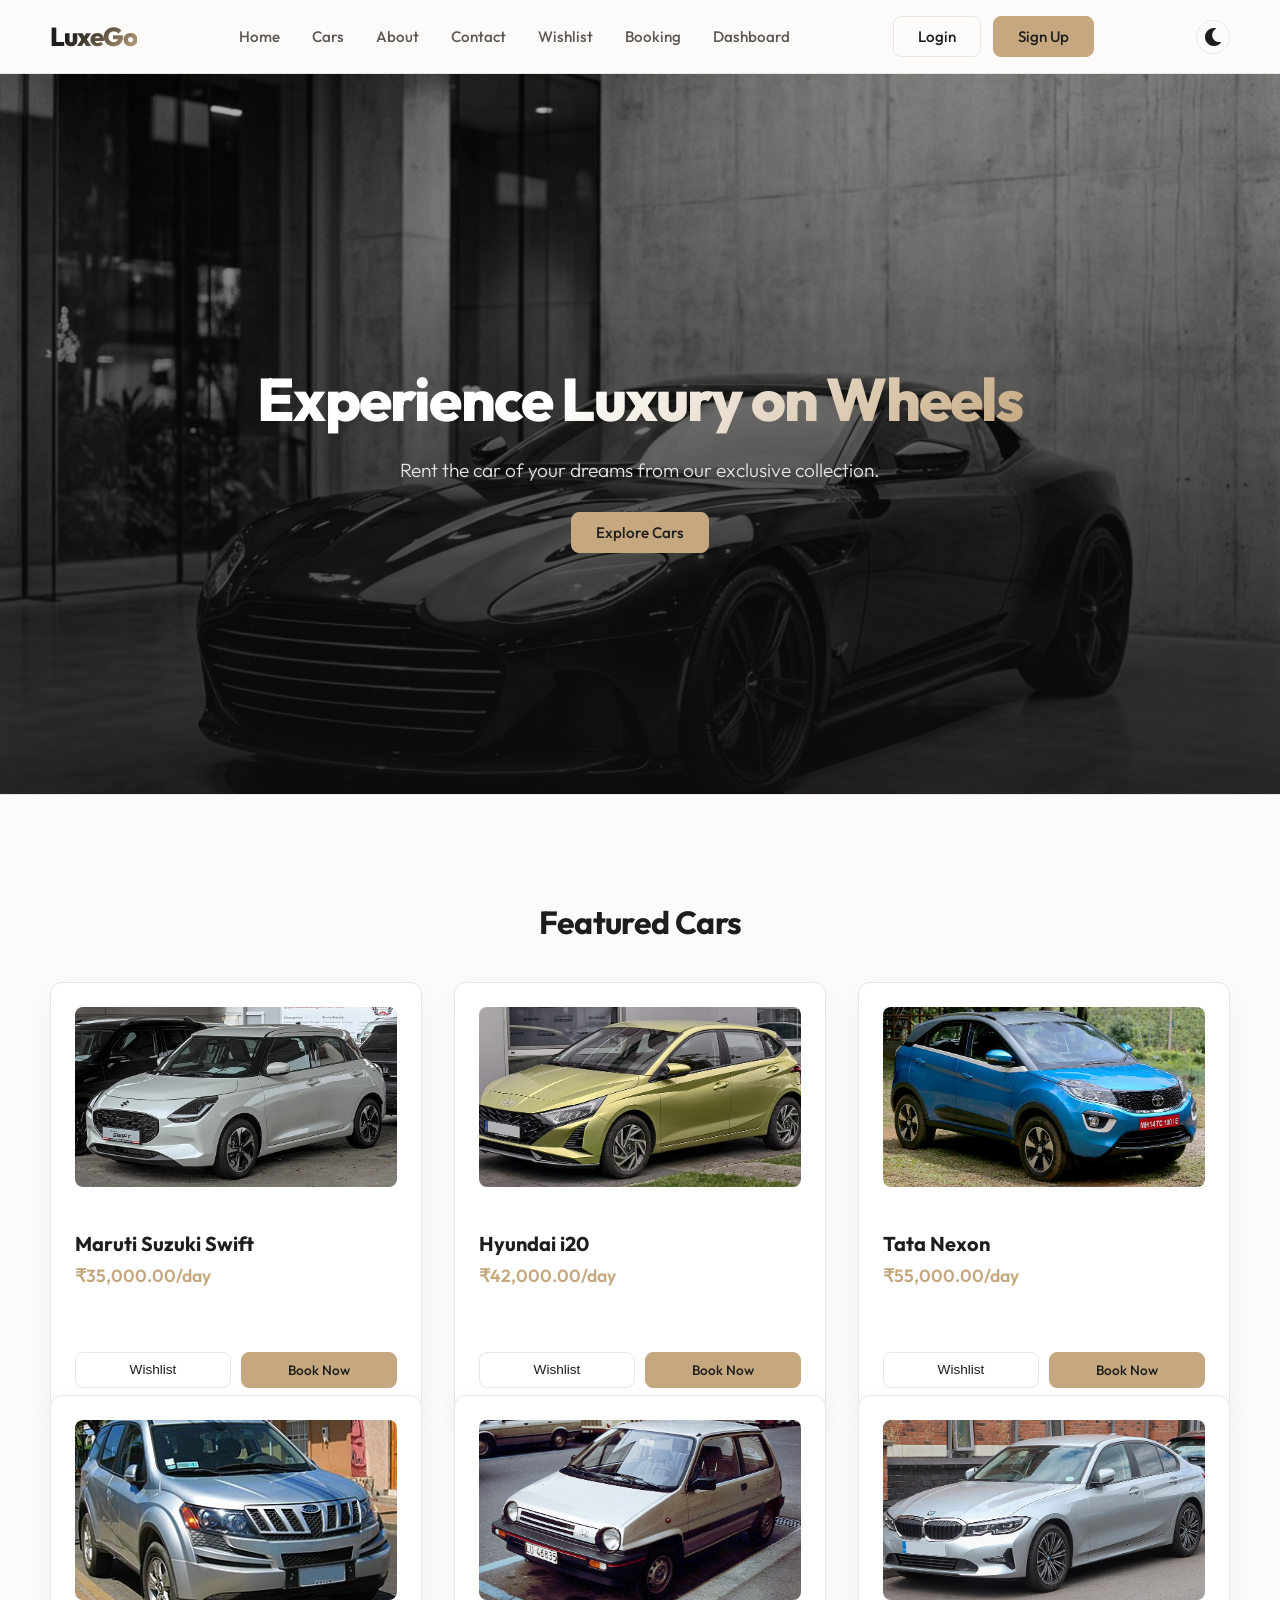
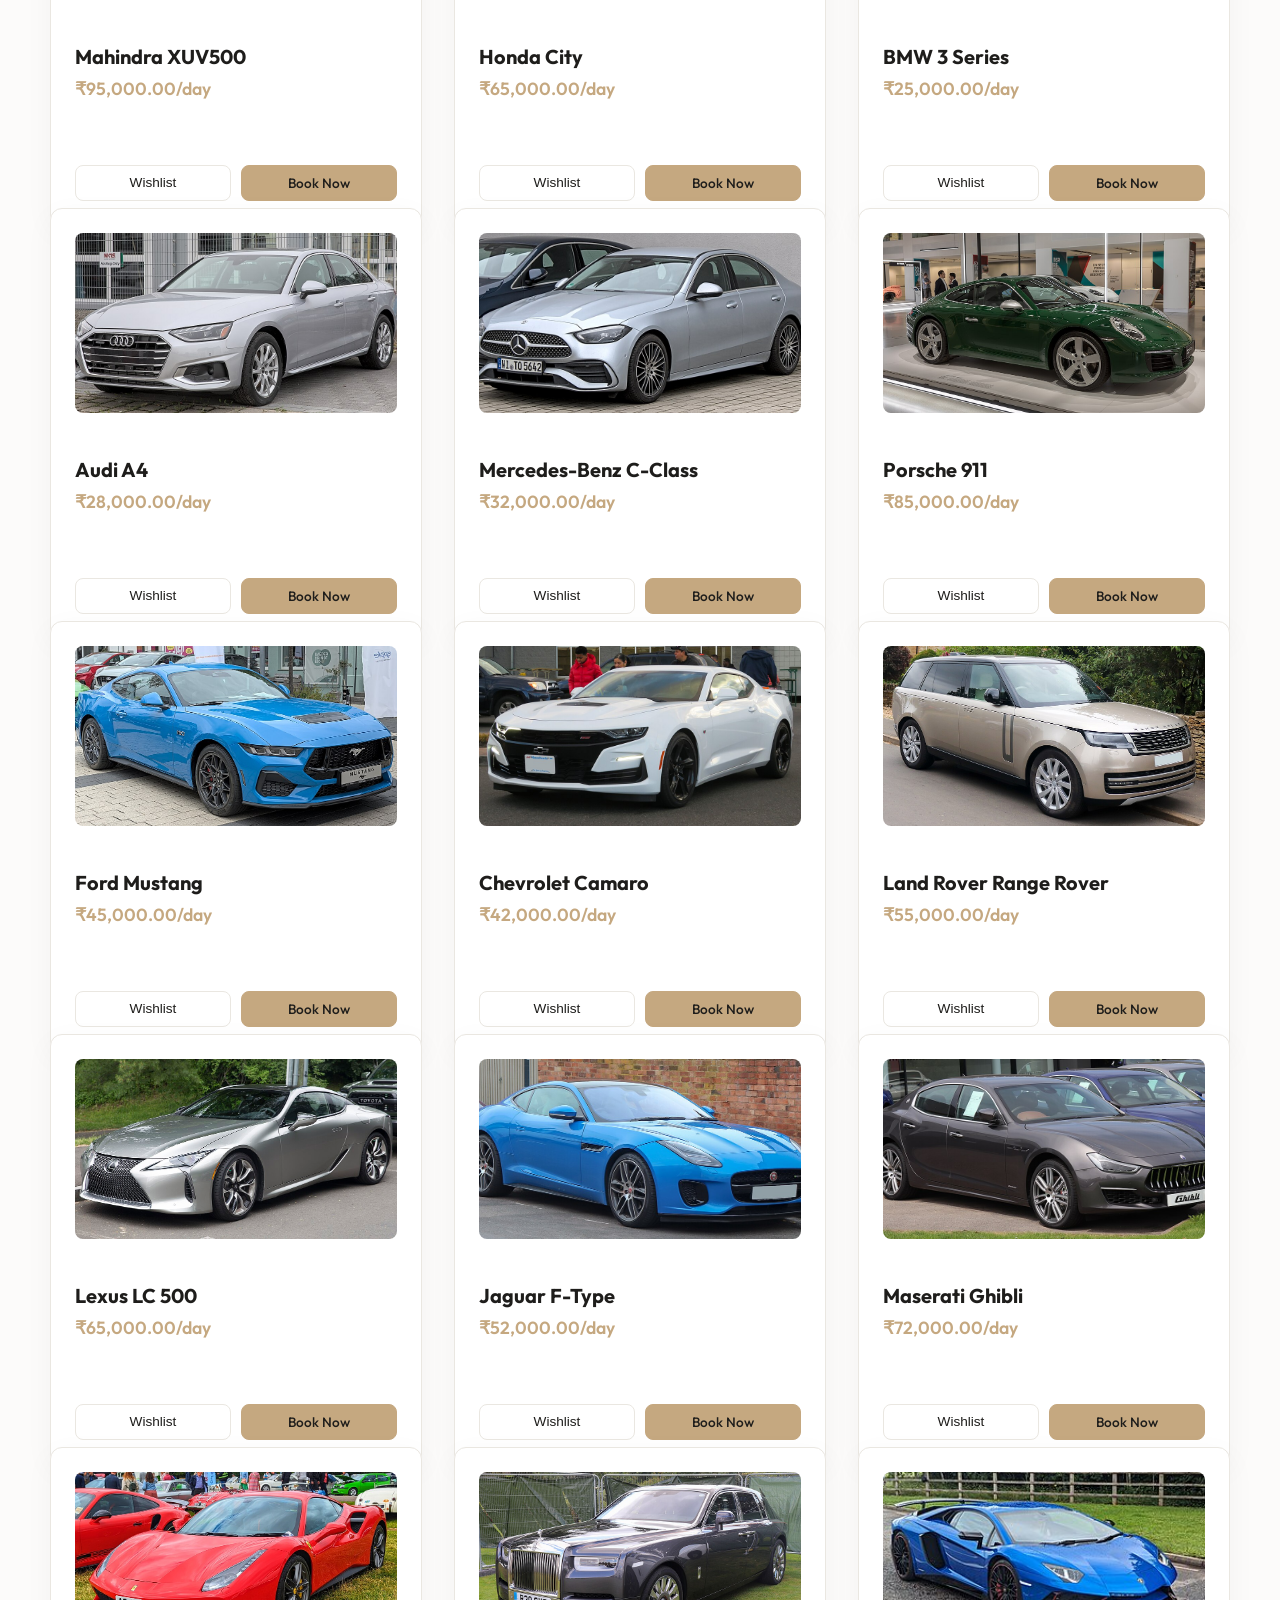
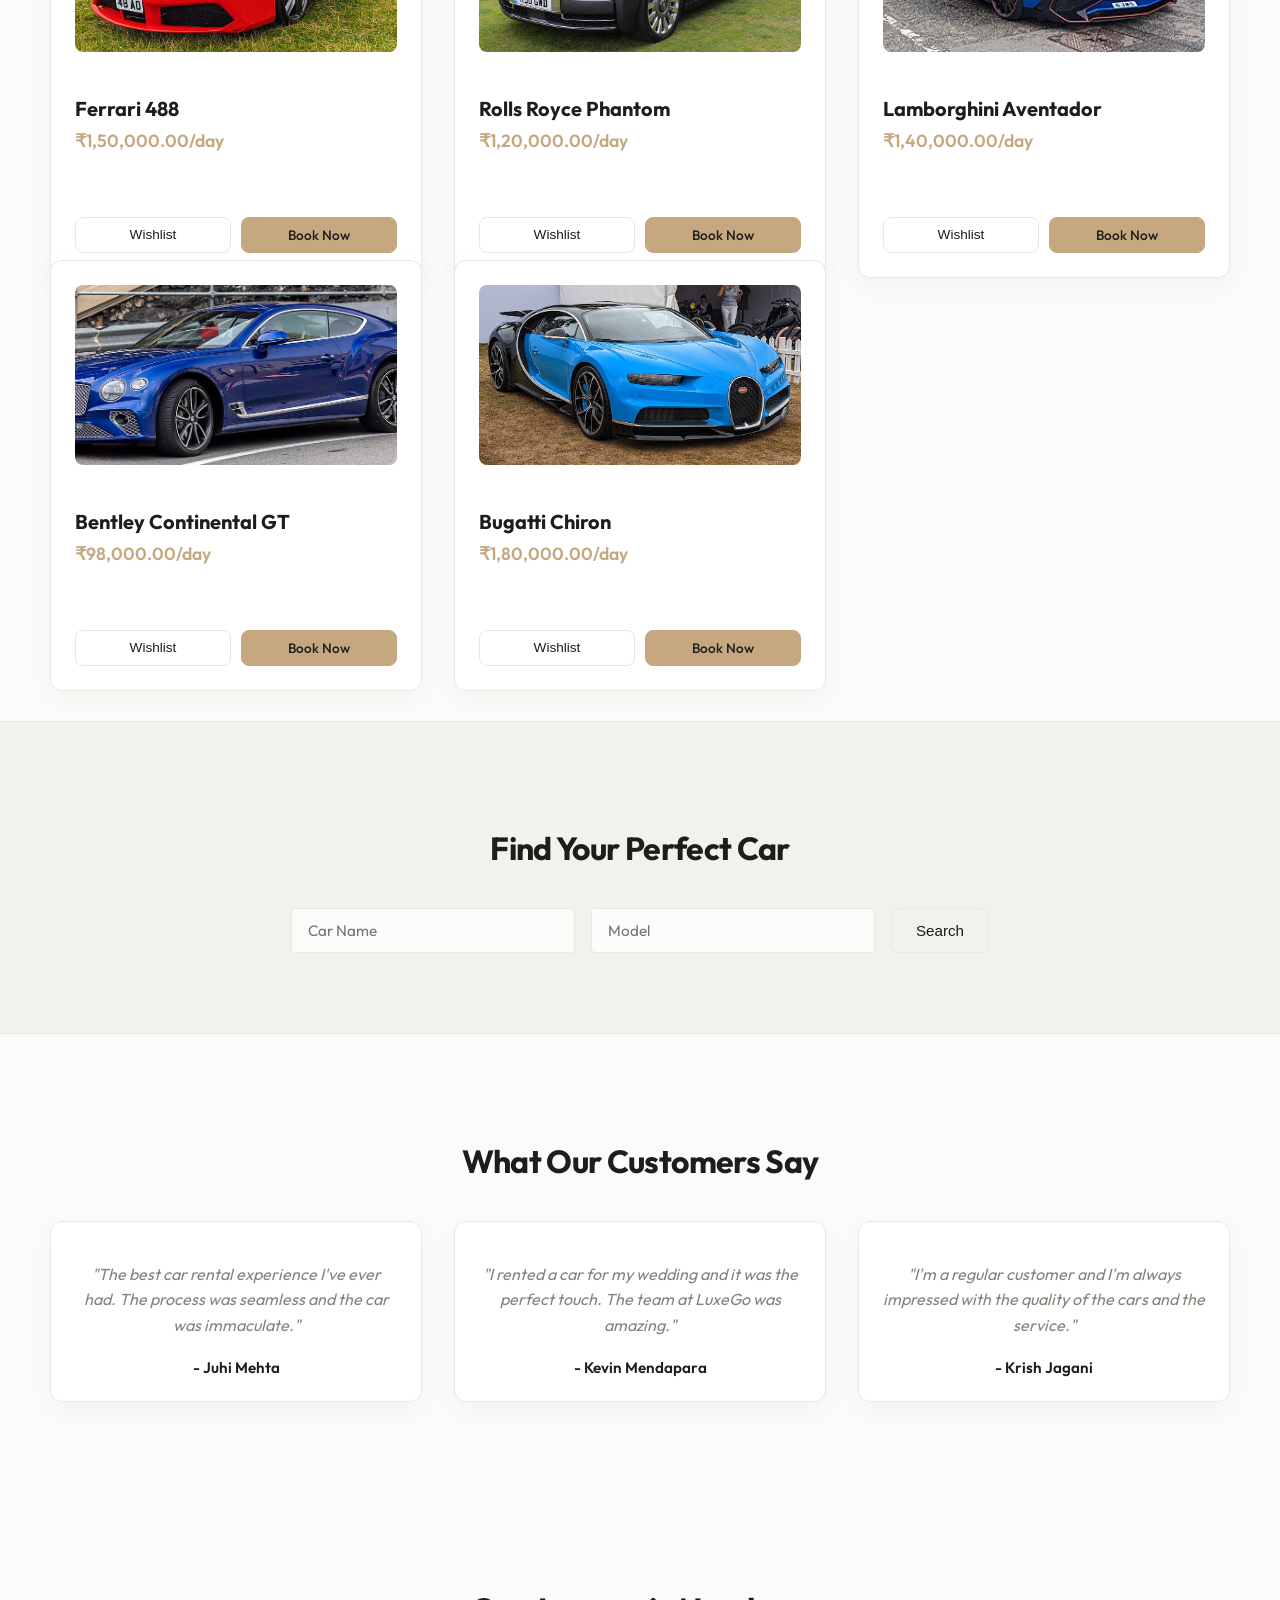
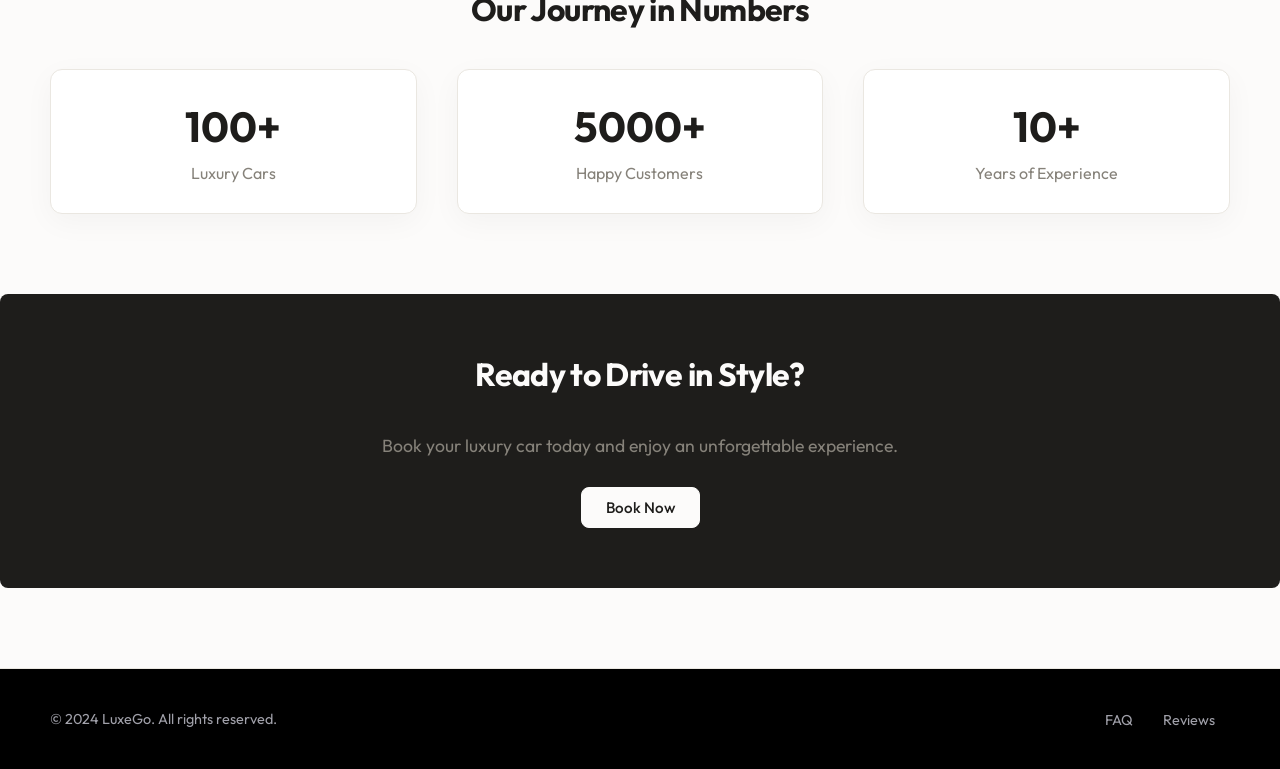
<file: index.html>
<!DOCTYPE html>
<html lang="en">
<head>
    <meta charset="UTF-8">
    <meta name="viewport" content="width=device-width, initial-scale=1.0">
    <base href="./">
    <title>LuxeGo - Premium Car Rental</title>
    <link rel="stylesheet" href="./assets/css/style.css">
    <link rel="stylesheet" href="https://cdnjs.cloudflare.com/ajax/libs/font-awesome/5.15.3/css/all.min.css">
</head>
<body>
    <div id="loader">
        <div class="spinner"></div>
    </div>
    <header>
        <nav class="navbar">
          <a href="index.html" class="logo">LuxeGo</a>
          <ul class="nav-links">
            <li><a href="index.html">Home</a></li>
            <li><a href="cars.html">Cars</a></li>
            <li><a href="about.html">About</a></li>
            <li><a href="contact.html">Contact</a></li>
            <li><a href="wishlist.html">Wishlist</a></li>
            <li><a href="booking.html">Booking</a></li>
            <li><a href="dashboard.html">Dashboard</a></li>
            <li><a href="admin.html">Admin</a></li>
          </ul>
          <div class="auth-buttons">
            <a href="login.html" class="btn">Login</a>
            <a href="signup.html" class="btn btn-primary">Sign Up</a>
          </div>
          <div class="theme-toggler">
            <i class="fas fa-sun"></i>
          </div>
          <div class="menu-btn">
            <i class="fas fa-bars"></i>
        </div>
        </nav>
      </header>

    <main>
        <section class="hero" style="background-image: url('assets/images/hero-bg.jpg');">
            <div class="hero-content">
                <h1>Experience Luxury on Wheels</h1>
                <p>Rent the car of your dreams from our exclusive collection.</p>
                <a href="cars.html" class="btn btn-primary">Explore Cars</a>
            </div>
        </section>

        <section class="featured-cars">
            <h2>Featured Cars</h2>
            <div class="car-grid">
            </div>
        </section>

        <section class="search-section">
            <h2>Find Your Perfect Car</h2>
            <form>
                <input type="text" placeholder="Car Name">
                <input type="text" placeholder="Model">
                <button type="submit" class="btn">Search</button>
            </form>
        </section>

        <section class="testimonials">
            <h2>What Our Customers Say</h2>
            <div class="testimonial-grid">
                <div class="testimonial-card">
                    <p>"The best car rental experience I've ever had. The process was seamless and the car was immaculate."</p>
                    <h4>- Juhi Mehta</h4>
                </div>
                <div class="testimonial-card">
                    <p>"I rented a car for my wedding and it was the perfect touch. The team at LuxeGo was amazing."</p>
                    <h4>- Kevin Mendapara</h4>
                </div>
                <div class="testimonial-card">
                    <p>"I'm a regular customer and I'm always impressed with the quality of the cars and the service."</p>
                    <h4>- Krish Jagani </h4>
                </div>
            </div>
        </section>

        <section class="stats">
            <h2>Our Journey in Numbers</h2>
            <div class="stats-grid">
                <div class="stat-item">
                    <h3>100+</h3>
                    <p>Luxury Cars</p>
                </div>
                <div class="stat-item">
                    <h3>5000+</h3>
                    <p>Happy Customers</p>
                </div>
                <div class="stat-item">
                    <h3>10+</h3>
                    <p>Years of Experience</p>
                </div>
            </div>
        </section>

        <section class="cta">
            <h2>Ready to Drive in Style?</h2>
            <p>Book your luxury car today and enjoy an unforgettable experience.</p>
            <a href="booking.html" class="btn btn-primary">Book Now</a>
        </section>
    </main>

    <footer>
        <p>&copy; 2024 LuxeGo. All rights reserved.</p>
        <ul>
            <li><a href="faq.html">FAQ</a></li>
            <li><a href="reviews.html">Reviews</a></li>
        </ul>
    </footer>

    <script src="assets/js/api.js"></script>
    <script src="assets/js/main.js"></script>
    <script src="assets/js/auth.js"></script>
</body>
</html>
</file>
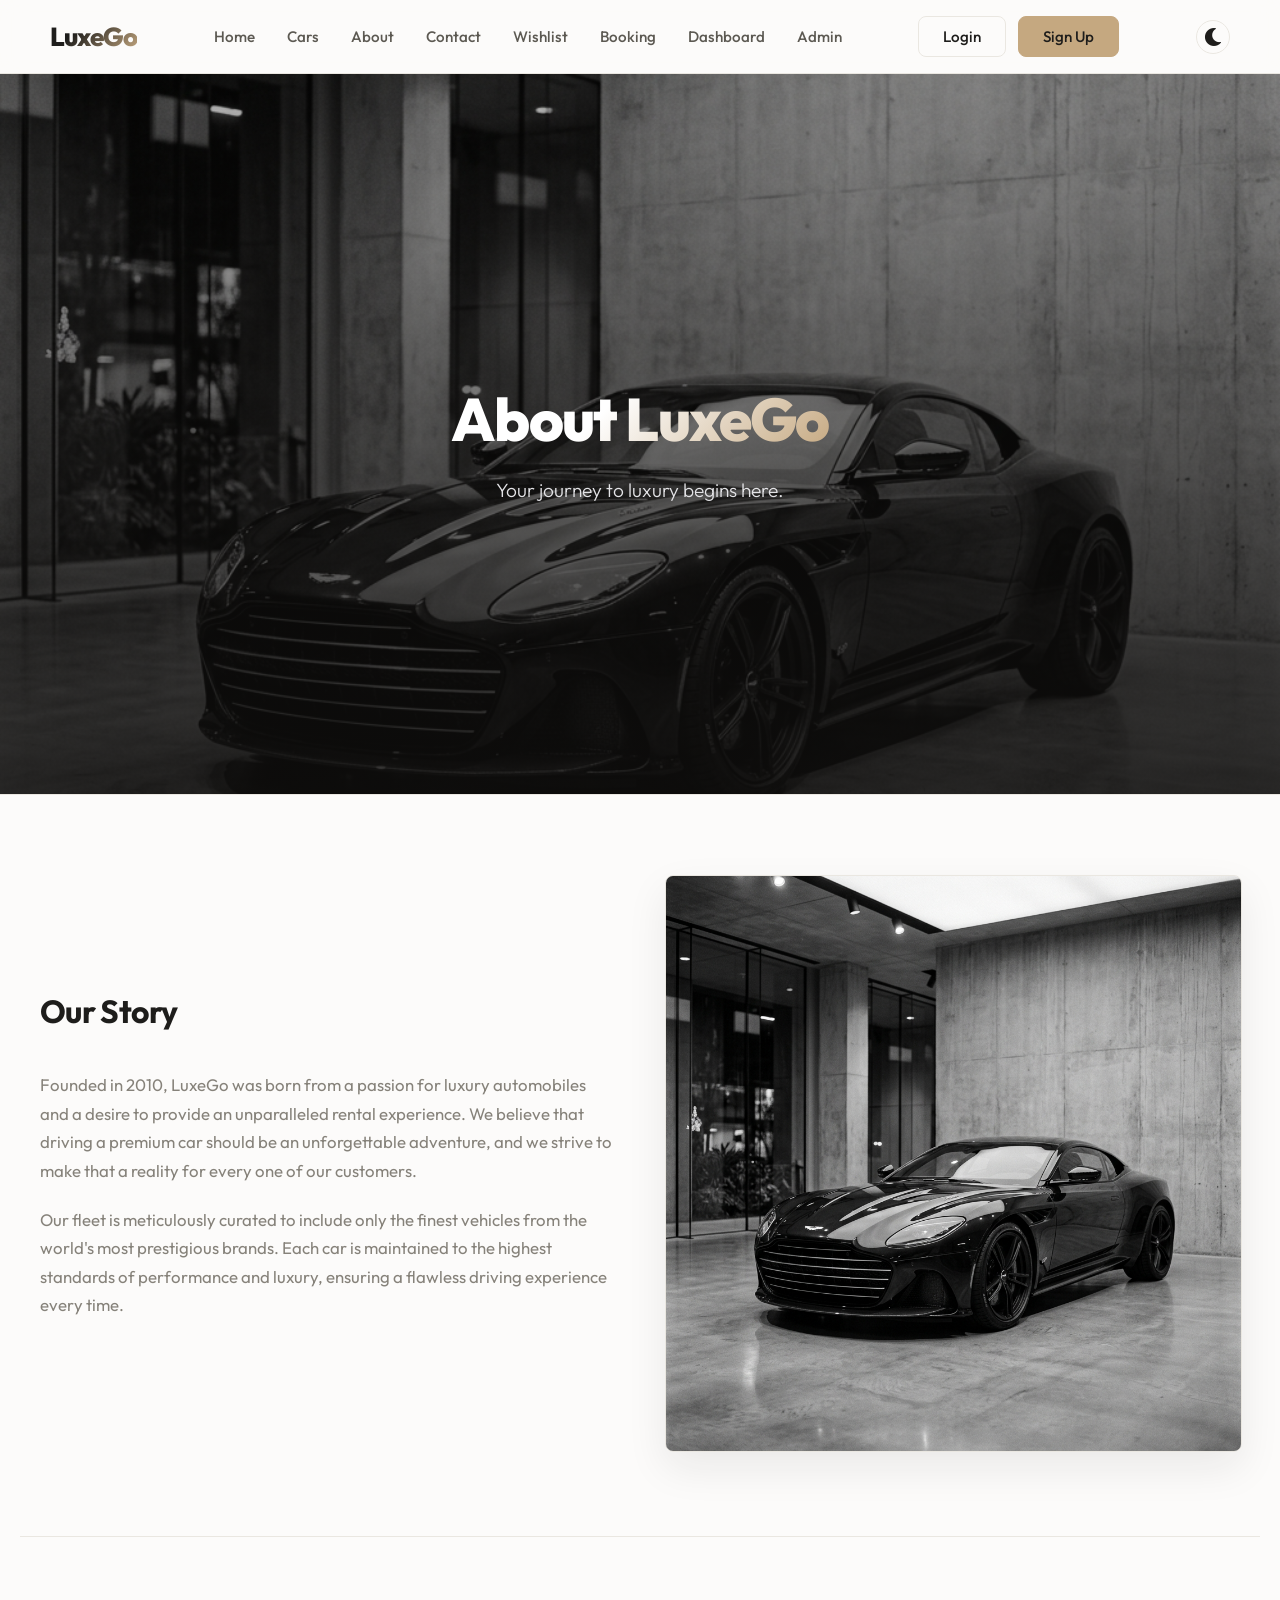
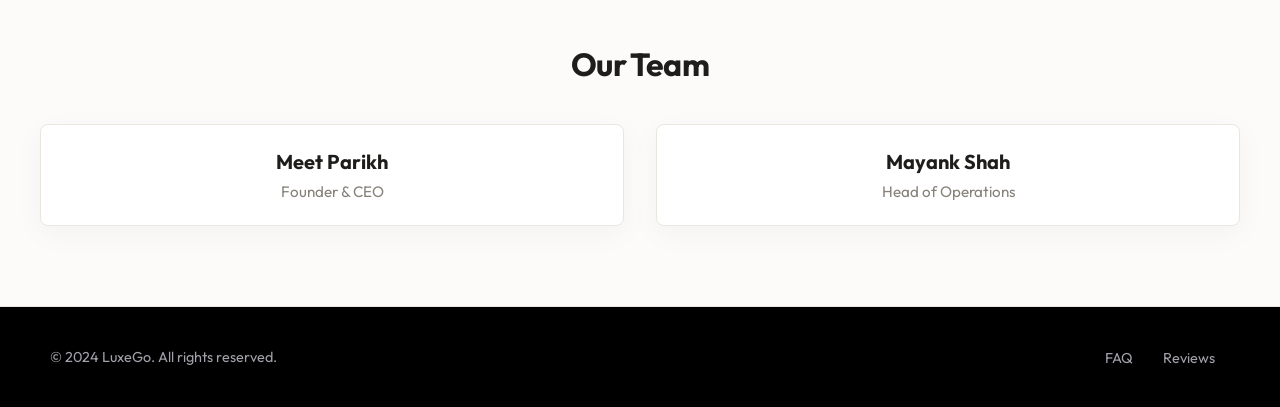
<file: about.html>
<!DOCTYPE html>
<html lang="en">
<head>
    <meta charset="UTF-8">
    <meta name="viewport" content="width=device-width, initial-scale=1.0">
    <title>LuxeGo - About Us</title>
    <link rel="stylesheet" href="assets/css/style.css">
    <link rel="stylesheet" href="https://cdnjs.cloudflare.com/ajax/libs/font-awesome/5.15.3/css/all.min.css">
</head>
<body>
    <div id="loader">
        <div class="spinner"></div>
    </div>
    <header>
        <nav class="navbar">
          <a href="./index.html" class="logo">LuxeGo</a>
          <ul class="nav-links">
            <li><a href="./index.html">Home</a></li>
            <li><a href="./cars.html">Cars</a></li>
            <li><a href="./about.html">About</a></li>
            <li><a href="./contact.html">Contact</a></li>
            <li><a href="./wishlist.html">Wishlist</a></li>
            <li><a href="./booking.html">Booking</a></li>
            <li><a href="./dashboard.html">Dashboard</a></li>
            <li><a href="./admin.html">Admin</a></li>
          </ul>
          <div class="auth-buttons">
            <a href="./login.html" class="btn">Login</a>
            <a href="./signup.html" class="btn btn-primary">Sign Up</a>
          </div>
          <div class="theme-toggler">
            <i class="fas fa-sun"></i>
          </div>
          <div class="menu-btn">
            <i class="fas fa-bars"></i>
        </div>
        </nav>
      </header>

    <main>
        <section class="hero" style="background-image: url('assets/images/about-hero.jpg');">
            <div class="hero-content">
                <h1>About LuxeGo</h1>
                <p>Your journey to luxury begins here.</p>
            </div>
        </section>

        <section class="about-content">
            <div class="about-text">
                <h2>Our Story</h2>
                <p>Founded in 2010, LuxeGo was born from a passion for luxury automobiles and a desire to provide an unparalleled rental experience. We believe that driving a premium car should be an unforgettable adventure, and we strive to make that a reality for every one of our customers.</p>
                <p>Our fleet is meticulously curated to include only the finest vehicles from the world's most prestigious brands. Each car is maintained to the highest standards of performance and luxury, ensuring a flawless driving experience every time.</p>
            </div>
            <div class="about-image">
                <img src="./assets/images/about-us.jpg" alt="About Us">
            </div>
        </section>

        <section class="team">
            <h2>Our Team</h2>
            <div class="team-grid">
                <div class="team-member">
                    <h3>Meet Parikh</h3>
                    <p>Founder & CEO</p>
                </div>
                <div class="team-member">
                    <h3>Mayank Shah</h3>
                    <p>Head of Operations</p>
                </div>
            </div>
        </section>
    </main>

    <footer>
        <p>&copy; 2024 LuxeGo. All rights reserved.</p>
        <ul>
            <li><a href="./faq.html">FAQ</a></li>
            <li><a href="./reviews.html">Reviews</a></li>
        </ul>
    </footer>

    <script src="./assets/js/main.js"></script>
    <script src="./assets/js/auth.js"></script>
</body>
</html>
</file>
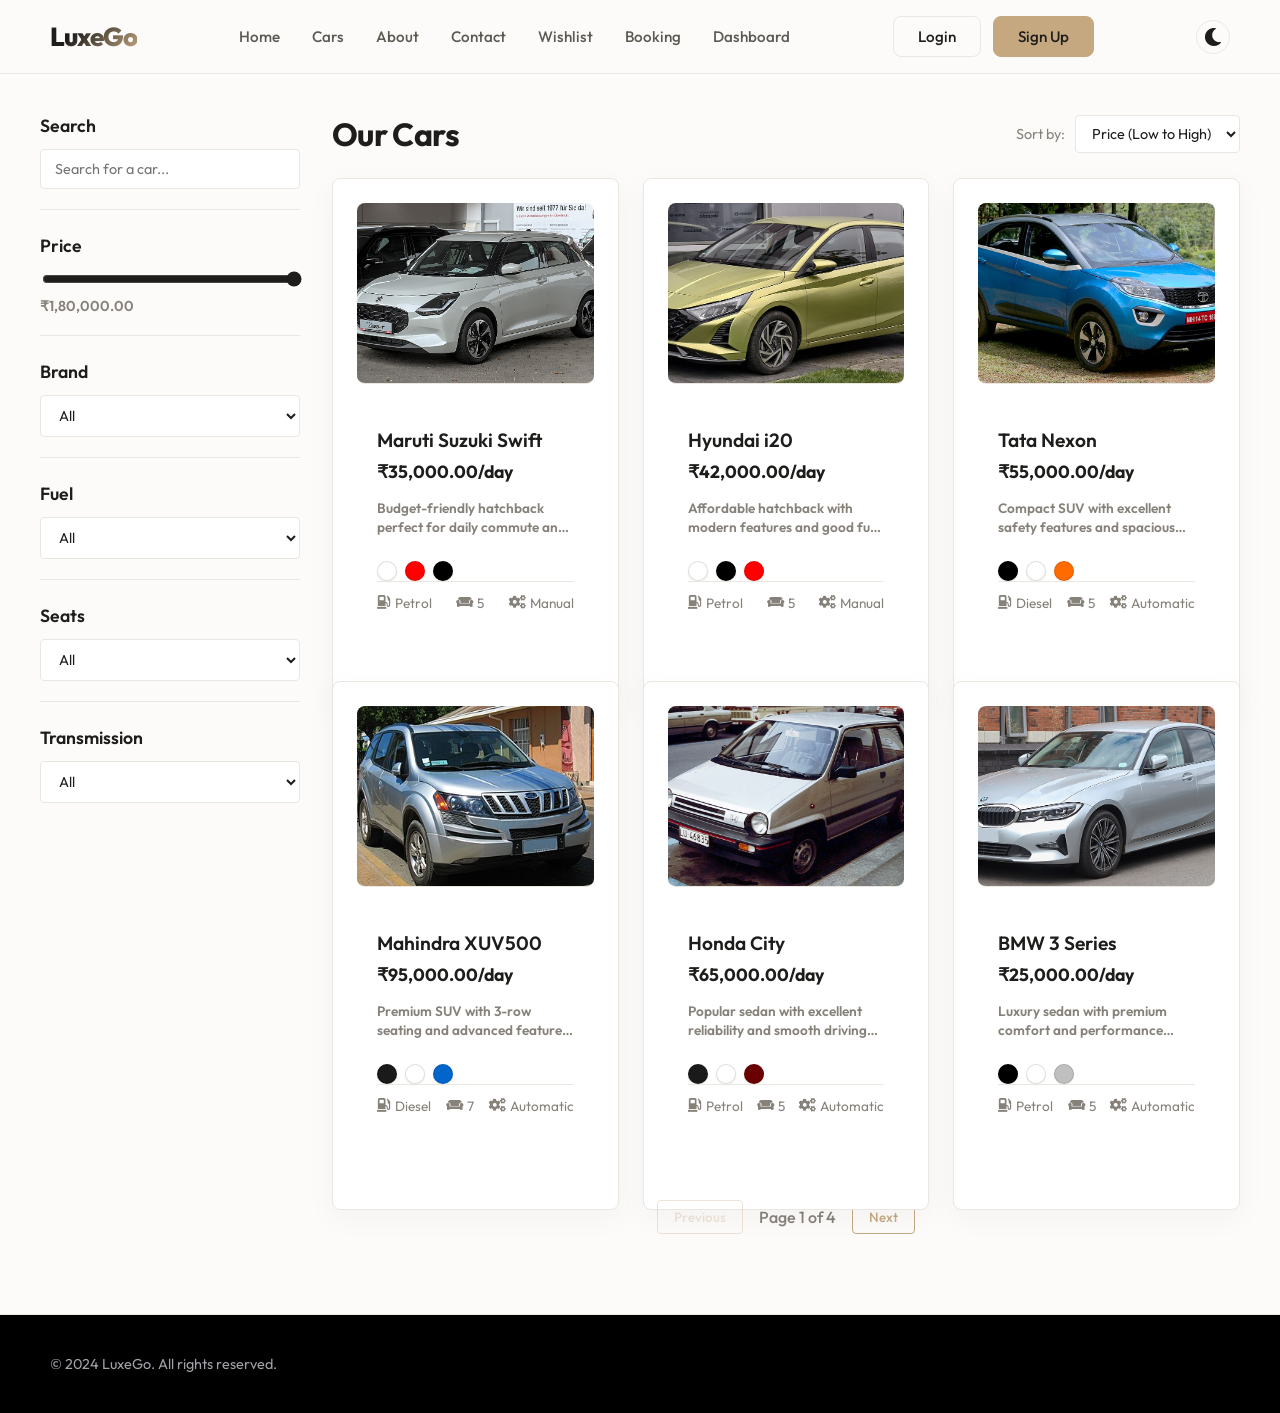
<file: booking.html>
<!DOCTYPE html>
<html lang="en">
<head>
    <meta charset="UTF-8">
    <meta name="viewport" content="width=device-width, initial-scale=1.0">
    <title>LuxeGo - Book Your Car</title>
    <link rel="stylesheet" href="assets/css/style.css">
    <link rel="stylesheet" href="assets/css/booking.css">
    <link rel="stylesheet" href="https://cdnjs.cloudflare.com/ajax/libs/font-awesome/5.15.3/css/all.min.css">
</head>
<body>
    <div id="loader">
        <div class="spinner"></div>
    </div>
    <header>
        <nav class="navbar">
            <a href="index.html" class="logo">LuxeGo</a>
            <ul class="nav-links">
                <li><a href="index.html">Home</a></li>
                <li><a href="cars.html">Cars</a></li>
                <li><a href="about.html">About</a></li>
                <li><a href="contact.html">Contact</a></li>
                <li><a href="wishlist.html">Wishlist</a></li>
                <li><a href="booking.html">Booking</a></li>
                <li><a href="dashboard.html">Dashboard</a></li>
                <li><a href="admin.html">Admin</a></li>
            </ul>
            <div class="auth-buttons">
                <!-- Auth buttons will be dynamically added here -->
            </div>
            <div class="theme-toggler">
                <i class="fas fa-sun"></i>
            </div>
            <div class="menu-btn">
                <i class="fas fa-bars"></i>
            </div>
        </nav>
    </header>

    <main class="booking-page">
        <div class="booking-container">
            <h1>Complete Your Booking</h1>
            <div class="booking-progress">
                <div class="progress-step active" data-step="1"><span>1</span><p>Details</p></div>
                <div class="progress-step" data-step="2"><span>2</span><p>Payment</p></div>
                <div class="progress-step" data-step="3"><span>3</span><p>Confirmation</p></div>
            </div>

            <form id="booking-form">
                <!-- Step 1: Booking Details -->
                <div class="form-step active" id="step-1">
                    <div class="car-details-summary">
                        <h2>Your Selected Car</h2>
                        <div id="car-details-content">
                            <!-- Car details will be loaded here by booking.js -->
                            <p>Loading car details...</p>
                        </div>
                    </div>

                    <div class="rental-details">
                        <h2>Rental Details</h2>
                        <div class="form-group-grid">
                            <div class="form-group">
                                <label for="pickup-location">Pickup Location</label>
                                <input type="text" id="pickup-location" placeholder="e.g., Airport, City Center" required>
                            </div>
                            <div class="form-group">
                                <label for="dropoff-location">Drop-off Location</label>
                                <input type="text" id="dropoff-location" placeholder="e.g., Airport, City Center" required>
                            </div>
                            <div class="form-group">
                                <label for="pickup-date">Pickup Date</label>
                                <input type="date" id="pickup-date" required>
                            </div>
                            <div class="form-group">
                                <label for="pickup-time">Pickup Time</label>
                                <input type="time" id="pickup-time" required>
                            </div>
                            <div class="form-group">
                                <label for="dropoff-date">Drop-off Date</label>
                                <input type="date" id="dropoff-date" required>
                            </div>
                            <div class="form-group">
                                <label for="dropoff-time">Drop-off Time</label>
                                <input type="time" id="dropoff-time" required>
                            </div>
                        </div>
                    </div>

                    <div class="insurance-section">
                        <h2>Select Insurance</h2>
                        <div class="insurance-options">
                            <label class="insurance-card">
                                <input type="radio" name="insurance" value="basic" checked>
                                <div class="insurance-details">
                                    <h3>Basic Coverage</h3>
                                    <p>Covers major damages</p>
                                    <span class="price">+₹20/day</span>
                                </div>
                            </label>
                            <label class="insurance-card">
                                <input type="radio" name="insurance" value="premium">
                                <div class="insurance-details">
                                    <h3>Premium Coverage</h3>
                                    <p>Covers major + minor damages</p>
                                    <span class="price">+₹35/day</span>
                                </div>
                            </label>
                            <label class="insurance-card">
                                <input type="radio" name="insurance" value="full">
                                <div class="insurance-details">
                                    <h3>Full Coverage</h3>
                                    <p>Complete protection + roadside assist</p>
                                    <span class="price">+₹50/day</span>
                                </div>
                            </label>
                        </div>
                    </div>

                    <div class="addons-section">
                        <h2>Add Optional Services</h2>
                        <div class="addon-options">
                            <label><input type="checkbox" value="gps"> GPS Navigator (+₹5/day)</label>
                            <label><input type="checkbox" value="child-seat"> Child Seat (+₹10/day)</label>
                            <label><input type="checkbox" value="extra-driver"> Extra Driver (+₹15/day)</label>
                            <label><input type="checkbox" value="wifi"> WiFi Hotspot (+₹3/day)</label>
                        </div>
                    </div>
                    <div class="navigation-buttons">
                        <button type="button" class="btn btn-primary next-step">Next: Payment</button>
                    </div>
                </div>

                <!-- Step 2: Payment -->
                <div class="form-step" id="step-2">
                    <div class="price-summary">
                        <h2>Price Calculation</h2>
                        <div id="price-breakdown">
                            <!-- Price details will be loaded here -->
                        </div>
                        <div class="coupon-section">
                            <input type="text" id="coupon-code" placeholder="Enter Coupon Code">
                            <button type="button" id="apply-coupon" class="btn">Apply</button>
                        </div>
                        <h3 id="total-price">Total: ₹0</h3>
                    </div>

                    <div class="payment-method">
                        <h2>Choose Payment Method</h2>
                        <div class="payment-options">
                            <label><input type="radio" name="payment" value="upi" checked> Demo UPI</label>
                            <label><input type="radio" name="payment" value="card"> Demo Card</label>
                            <label><input type="radio" name="payment" value="wallet"> Demo Wallet</label>
                            <label><input type="radio" name="payment" value="cash"> Cash on Pickup</label>
                        </div>
                    </div>
                    <div class="navigation-buttons">
                        <button type="button" class="btn prev-step">Back</button>
                        <button type="button" id="proceed-to-payment" class="btn btn-primary">Confirm Booking</button>
                    </div>
                </div>
            </form>
        </div>
    </main>

    <footer>
        <div class="container">
            <p>&copy; 2024 LuxeGo. All rights reserved.</p>
        </div>
    </footer>

    <script src="assets/js/main.js"></script>
    <script src="assets/js/api.js"></script>
    <script src="assets/js/utils.js"></script>
    <script src="assets/js/auth.js"></script>
    <script src="assets/js/booking.js"></script>
    <script src="assets/js/payment.js"></script>
</body>
</html>
</file>
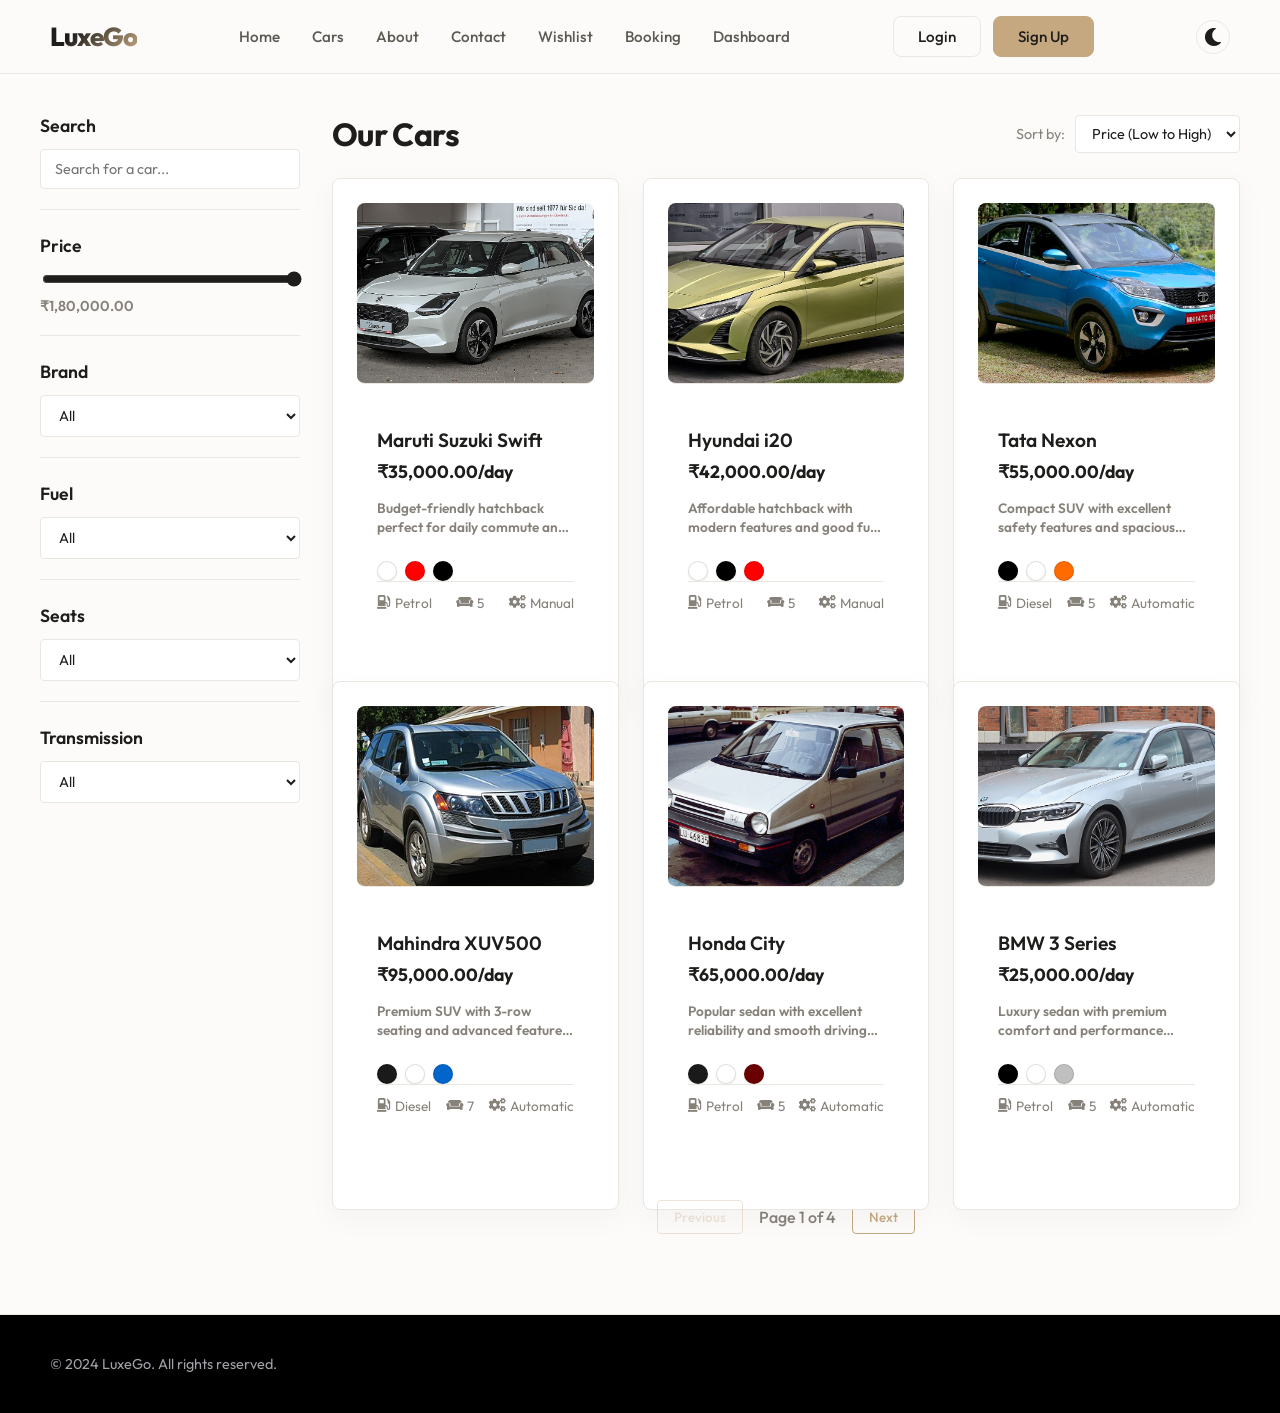
<file: car-details.html>
<!DOCTYPE html>
<html lang="en">
<head>
  <meta charset="UTF-8">
  <base href="./">
  <meta name="viewport" content="width=device-width, initial-scale=1.0">
  <title>LuxeGo - Car Details</title>
  <link rel="stylesheet" href="assets/css/style.css">
  <link rel="stylesheet" href="assets/css/car-details.css">
  <link rel="stylesheet" href="https://cdnjs.cloudflare.com/ajax/libs/font-awesome/5.15.3/css/all.min.css">
</head>
<body>
  <header>
    <nav class="navbar">
      <a href="index.html" class="logo">LuxeGo</a>
      <ul class="nav-links">
        <li><a href="index.html">Home</a></li>
        <li><a href="cars.html">Cars</a></li>
        <li><a href="about.html">About</a></li>
        <li><a href="contact.html">Contact</a></li>
        <li><a href="wishlist.html">Wishlist</a></li>
        <li><a href="booking.html">Booking</a></li>
      </ul>
      <div class="auth-buttons">
        <a href="login.html" class="btn">Login</a>
        <a href="signup.html" class="btn btn-primary">Sign Up</a>
      </div>
      <div class="theme-toggler">
        <i class="fas fa-sun"></i>
      </div>
    </nav>
  </header>

  <main class="car-details-page">
    <div class="container">
      <div class="gallery-section">
        <div class="main-image">
          <img src="" alt="Main car image" id="main-car-image">
        </div>
        <div class="thumbnail-images" id="thumbnail-images">
        </div>
      </div>
      <div class="details-section">
        <h1 id="car-name"></h1>
        <p class="price" id="car-price"></p>
        <p class="availability" id="car-availability"></p>
        <a href="#" id="book-now-btn" class="btn btn-primary">Book Now</a>

        <div class="specifications">
          <h2>Specifications</h2>
          <ul id="spec-list"></ul>
        </div>

        <div class="viewer-placeholder">
          <h2>360&deg; View</h2>
          <p>360&deg; viewer will be available soon.</p>
        </div>
      </div>
    </div>
    <div class="container reviews-section">
      <h2>Reviews</h2>
      <div id="reviews-list"></div>
    </div>
    <div class="container similar-cars-section">
      <h2>Similar Cars</h2>
      <div id="similar-cars-grid" class="car-grid"></div>
    </div>
  </main>

  <footer>
    <div class="container">
      <p>&copy; 2024 LuxeGo. All rights reserved.</p>
    </div>
  </footer>

  <script src="assets/js/main.js"></script>
  <script src="assets/js/api.js"></script>
  <script src="assets/js/auth.js"></script>
  <script src="assets/js/car-details.js"></script>
</body>
</html>
</file>
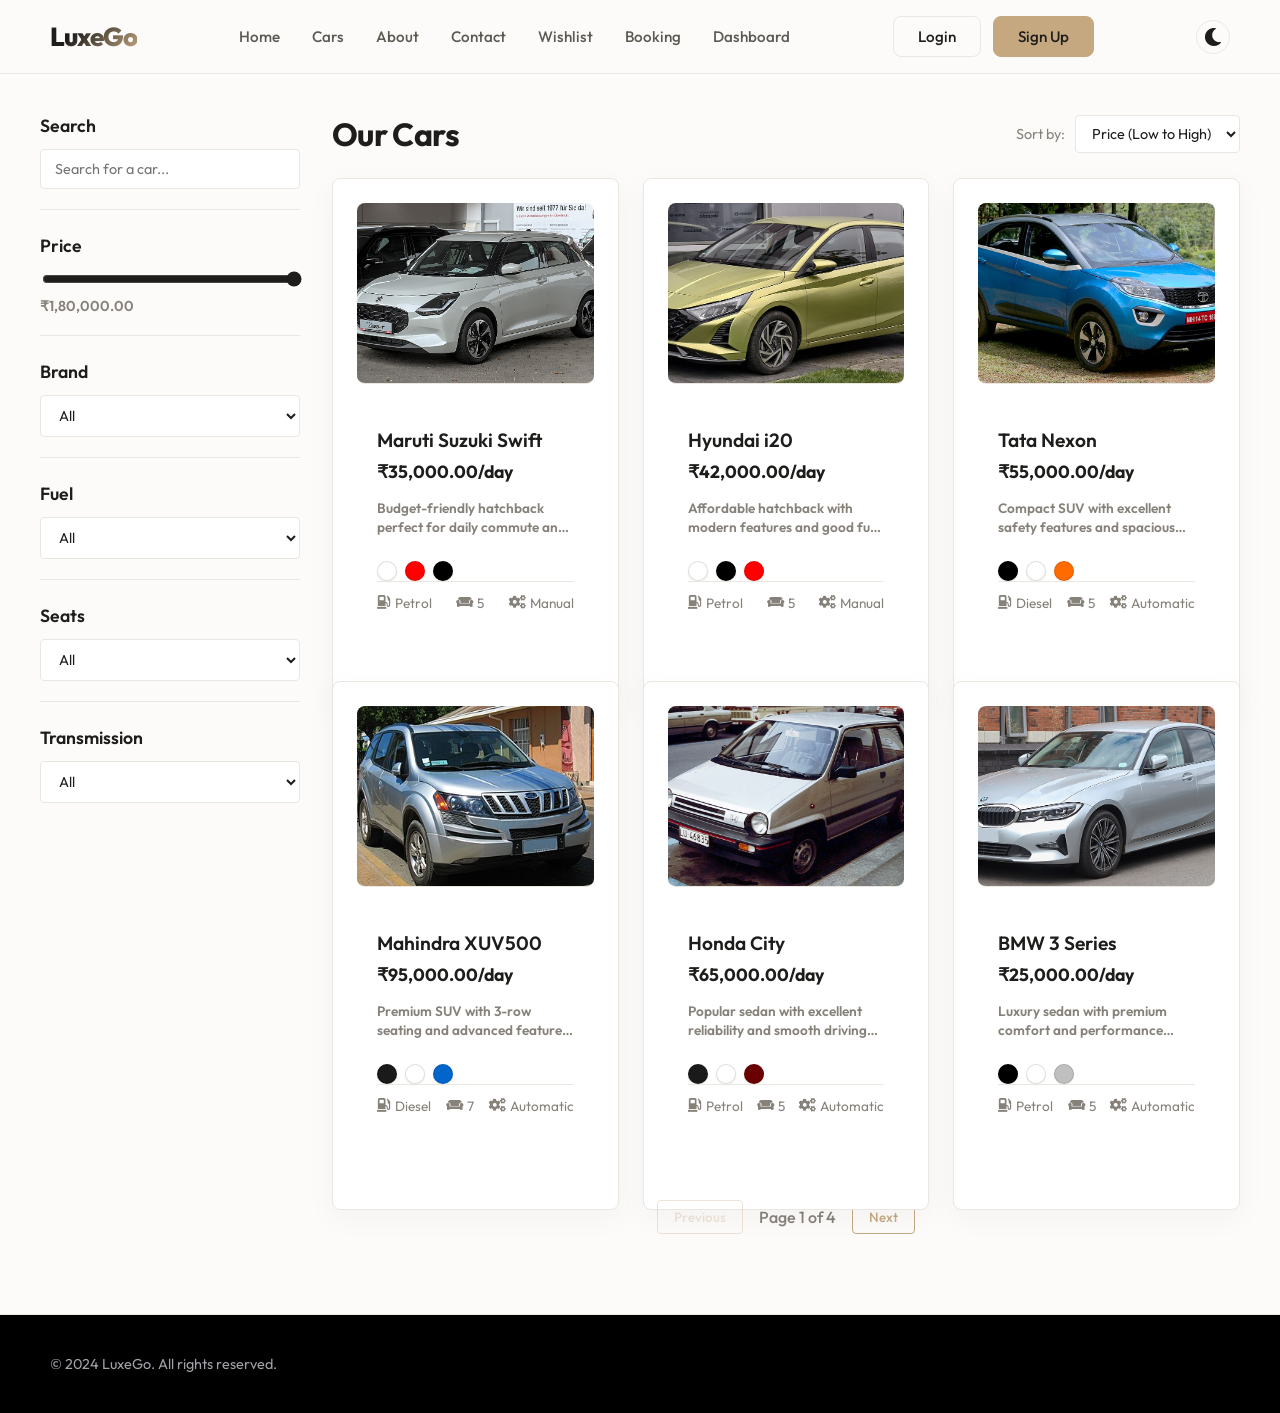
<file: cars.html>
<!DOCTYPE html>
<html lang="en">
<head>
  <meta charset="UTF-8">
  <base href="./">
  <meta name="viewport" content="width=device-width, initial-scale=1.0">
  <title>LuxeGo - Cars</title>
  <link rel="stylesheet" href="assets/css/style.css">
  <link rel="stylesheet" href="assets/css/cars.css">
  <link rel="stylesheet" href="https://cdnjs.cloudflare.com/ajax/libs/font-awesome/5.15.3/css/all.min.css">
</head>
<body>
  <div id="loader">
      <div class="spinner"></div>
  </div>
  <header>
    <nav class="navbar">
      <a href="index.html" class="logo">LuxeGo</a>
      <ul class="nav-links">
        <li><a href="index.html">Home</a></li>
        <li><a href="cars.html">Cars</a></li>
        <li><a href="about.html">About</a></li>
        <li><a href="contact.html">Contact</a></li>
        <li><a href="wishlist.html">Wishlist</a></li>
        <li><a href="booking.html">Booking</a></li>
        <li><a href="dashboard.html">Dashboard</a></li>
        <li><a href="admin.html">Admin</a></li>
      </ul>
      <div class="auth-buttons">
        <a href="login.html" class="btn">Login</a>
        <a href="signup.html" class="btn btn-primary">Sign Up</a>
      </div>
      <div class="theme-toggler">
        <i class="fas fa-sun"></i>
      </div>
      <div class="menu-btn">
        <i class="fas fa-bars"></i>
    </div>
    </nav>
  </header>

  <main class="cars-page">
    <div class="container">
      <aside class="filters">
        <div class="filter-group">
          <h3>Search</h3>
          <input type="text" id="search" placeholder="Search for a car...">
        </div>
        <div class="filter-group">
          <h3>Price</h3>
          <input type="range" id="price-range" min="30" max="2000">
          <span id="price-value">₹2,000</span>
        </div>
        <div class="filter-group">
          <h3>Brand</h3>
          <select id="brand-filter">
            <option value="">All</option>
          </select>
        </div>
        <div class="filter-group">
          <h3>Fuel</h3>
          <select id="fuel-filter">
            <option value="">All</option>
            <option value="Petrol">Petrol</option>
            <option value="Diesel">Diesel</option>
            <option value="Electric">Electric</option>
          </select>
        </div>
        <div class="filter-group">
          <h3>Seats</h3>
          <select id="seats-filter">
            <option value="">All</option>
            <option value="2">2</option>
            <option value="4">4</option>
            <option value="5">5</option>
            <option value="7">7</option>
          </select>
        </div>
        <div class="filter-group">
          <h3>Transmission</h3>
          <select id="transmission-filter">
            <option value="">All</option>
            <option value="Automatic">Automatic</option>
            <option value="Manual">Manual</option>
          </select>
        </div>
      </aside>
      <section class="cars-list">
        <div class="list-header">
          <h2>Our Cars</h2>
          <div class="sorting">
            <label for="sort-by">Sort by:</label>
            <select id="sort-by">
              <option value="price-asc">Price (Low to High)</option>
              <option value="price-desc">Price (High to Low)</option>
              <option value="name-asc">Name (A to Z)</option>
              <option value="name-desc">Name (Z to A)</option>
            </select>
          </div>
        </div>
        <div id="car-grid" class="car-grid"></div>
        <div class="pagination">
          <button id="prev-page">Previous</button>
          <span id="page-info"></span>
          <button id="next-page">Next</button>
        </div>
      </section>
    </div>
  </main>

  <!-- Embedded car data to support local file usage (fallback for fetch) -->
  <script id="cars-data" type="application/json">
    [
      {
        "id": 1,
        "name": "Maruti Suzuki Swift",
        "brand": "Maruti Suzuki",
        "price": 4000,
        "fuel": "Petrol",
        "seats": 5,
        "transmission": "Manual",
        "image": "assets/images/maruti-suzuki-swift.jpg",
        "colors": ["#ffffff", "#ff0000", "#000000"],
        "description": "Budget-friendly hatchback perfect for daily commute and city driving."
      },
      {
        "id": 2,
        "name": "Hyundai i20",
        "brand": "Hyundai",
        "price": 3500,
        "fuel": "Petrol",
        "seats": 5,
        "transmission": "Manual",
        "image": "assets/images/hyundai-i20.jpg",
        "description": "Affordable hatchback with modern features and good fuel efficiency."
      },
      {
        "id": 3,
        "name": "Tata Nexon",
        "brand": "Tata",
        "price": 5000,
        "fuel": "Diesel",
        "seats": 5,
        "transmission": "Automatic",
        "image": "assets/images/tata-nexon.jpg",
        "colors": ["#000000", "#ffffff", "#ff6b00"],
        "description": "Compact SUV with excellent safety features and spacious interior."
      },
      {
        "id": 4,
        "name": "Mahindra XUV500",
        "brand": "Mahindra",
        "price": 9500,
        "fuel": "Diesel",
        "seats": 7,
        "transmission": "Automatic",
        "image": "assets/images/mahindra-xuv500.jpg",
        "colors": ["#1a1a1a", "#ffffff", "#0066cc"],
        "description": "Premium SUV with 3-row seating and advanced features for families."
      },
      {
        "id": 5,
        "name": "Honda City",
        "brand": "Honda",
        "price": 6500,
        "fuel": "Petrol",
        "seats": 5,
        "transmission": "Automatic",
        "image": "assets/images/honda-city.jpg",
        "colors": ["#1a1a1a", "#ffffff", "#6b0000"],
        "description": "Popular sedan with excellent reliability and smooth driving experience."
      },
      {
        "id": 6,
        "name": "BMW 3 Series",
        "brand": "BMW",
        "price": 25000,
        "fuel": "Petrol",
        "seats": 5,
        "transmission": "Automatic",
        "image": "assets/images/bmw-3-series.jpg",
        "colors": ["#000000", "#ffffff", "#c0c0c0"],
        "description": "Luxury sedan with premium comfort and performance driving."
      },
      {
        "id": 7,
        "name": "Audi A4",
        "brand": "Audi",
        "price": 28000,
        "fuel": "Diesel",
        "seats": 5,
        "transmission": "Automatic",
        "image": "assets/images/audi-a4.jpg",
        "colors": ["#000000", "#ffffff", "#505050"],
        "description": "German engineering at its finest with sophisticated design."
      },
      {
        "id": 8,
        "name": "Mercedes-Benz C-Class",
        "brand": "Mercedes-Benz",
        "price": 32000,
        "fuel": "Petrol",
        "seats": 5,
        "transmission": "Automatic",
        "image": "assets/images/mercedes-benz-c-class.jpg",
        "colors": ["#000000", "#ffffff", "#c0c0c0"],
        "description": "Iconic luxury sedan representing elegance and performance."
      },
      {
        "id": 9,
        "name": "Porsche 911",
        "brand": "Porsche",
        "price": 85000,
        "fuel": "Petrol",
        "seats": 4,
        "transmission": "Automatic",
        "image": "assets/images/porsche-911.jpg",
        "colors": ["#000000", "#ffffff", "#ffcc00", "#c8102e"],
        "description": "Legendary sports car with incredible performance and precision handling."
      },
      {
        "id": 10,
        "name": "Ford Mustang",
        "brand": "Ford",
        "price": 45000,
        "fuel": "Petrol",
        "seats": 4,
        "transmission": "Manual",
        "image": "assets/images/ford-mustang.jpg",
        "colors": ["#000000", "#ff0000", "#ffd700", "#2e8b57"],
        "description": "Iconic American muscle car with powerful engine and thrilling drive."
      },
      {
        "id": 11,
        "name": "Chevrolet Camaro",
        "brand": "Chevrolet",
        "price": 52000,
        "fuel": "Petrol",
        "seats": 4,
        "transmission": "Manual",
        "image": "assets/images/chevrolet-camaro.jpg",
        "colors": ["#000000", "#ffffff", "#ff8c00", "#800080"],
        "description": "High-performance coupe with aggressive styling and powerful acceleration."
      },
      {
        "id": 12,
        "name": "Land Rover Range Rover",
        "brand": "Land Rover",
        "price": 22000,
        "fuel": "Diesel",
        "seats": 5,
        "transmission": "Automatic",
        "image": "assets/images/land-rover-range-rover.jpg",
        "colors": ["#000000", "#ffffff", "#4682b4", "#556b2f"],
        "description": "Premium SUV with exceptional off-road capability and luxury interior."
      },
      {
        "id": 13,
        "name": "Lexus LC 500",
        "brand": "Lexus",
        "price": 65000,
        "fuel": "Petrol",
        "seats": 4,
        "transmission": "Automatic",
        "image": "assets/images/lexus-lc-500.jpg",
        "colors": ["#000000", "#ffffff", "#b22222", "#4169e1"],
        "description": "Japanese luxury coupe with silky-smooth engine and cutting-edge technology."
      },
      {
        "id": 14,
        "name": "Jaguar F-Type",
        "brand": "Jaguar",
        "price": 52000,
        "fuel": "Petrol",
        "seats": 2,
        "transmission": "Automatic",
        "image": "assets/images/jaguar-f-type.jpg",
        "colors": ["#000000", "#d4af37", "#006400", "#8b0000"],
        "description": "British sports car combining sleek design with exhilarating performance."
      },
      {
        "id": 15,
        "name": "Maserati Ghibli",
        "brand": "Maserati",
        "price": 72000,
        "fuel": "Petrol",
        "seats": 5,
        "transmission": "Automatic",
        "image": "assets/images/maserati-ghibli.jpg",
        "colors": ["#000000", "#ffffff", "#ff4500", "#2f4f4f"],
        "description": "Italian luxury sedan with unmistakable styling and powerful presence."
      },
      {
        "id": 16,
        "name": "Ferrari 488",
        "brand": "Ferrari",
        "price": 150000,
        "fuel": "Petrol",
        "seats": 2,
        "transmission": "Automatic",
        "image": "assets/images/ferrari-488.jpg",
        "colors": ["#000000", "#ff0000", "#ffd700", "#8b0000"],
        "description": "High-performance Italian supercar with stunning speed and precision."
      },
      {
        "id": 17,
        "name": "Rolls Royce Phantom",
        "brand": "Rolls Royce",
        "price": 120000,
        "fuel": "Petrol",
        "seats": 5,
        "transmission": "Automatic",
        "image": "assets/images/rolls-royce-phantom.jpg",
        "colors": ["#000000", "#ffffff", "#c0c0c0"],
        "description": "Ultimate luxury vehicle for the most discerning clientele."
      },
      {
        "id": 18,
        "name": "Lamborghini Aventador",
        "brand": "Lamborghini",
        "price": 140000,
        "fuel": "Petrol",
        "seats": 2,
        "transmission": "Automatic",
        "image": "assets/images/lamborghini-aventador.jpg",
        "colors": ["#ffff00", "#ff8c00", "#000000"],
        "description": "Stunning hypercar with aggressive styling and incredible acceleration."
      },
      {
        "id": 19,
        "name": "Bentley Continental GT",
        "brand": "Bentley",
        "price": 98000,
        "fuel": "Petrol",
        "seats": 4,
        "transmission": "Automatic",
        "image": "assets/images/bentley-continental-gt.jpg",
        "colors": ["#000000", "#ffffff", "#8b4513"],
        "description": "Grand touring coupe blending luxury with exhilarating performance."
      },
      {
        "id": 20,
        "name": "Bugatti Chiron",
        "brand": "Bugatti",
        "price": 180000,
        "fuel": "Petrol",
        "seats": 2,
        "transmission": "Automatic",
        "image": "assets/images/bugatti-chiron.jpg",
        "colors": ["#000000", "#0066ff", "#ff0000"],
        "description": "One of the fastest production cars with unmatched speed and power."
      }
    ]
  </script>

  <footer>
    <div class="container">
      <p>&copy; 2024 LuxeGo. All rights reserved.</p>
    </div>
  </footer>

  <script src="assets/js/main.js"></script>
  <script src="assets/js/api.js"></script>
  <script src="assets/js/cars.js"></script>
  <script src="assets/js/auth.js"></script>
</body>
</html>
</file>
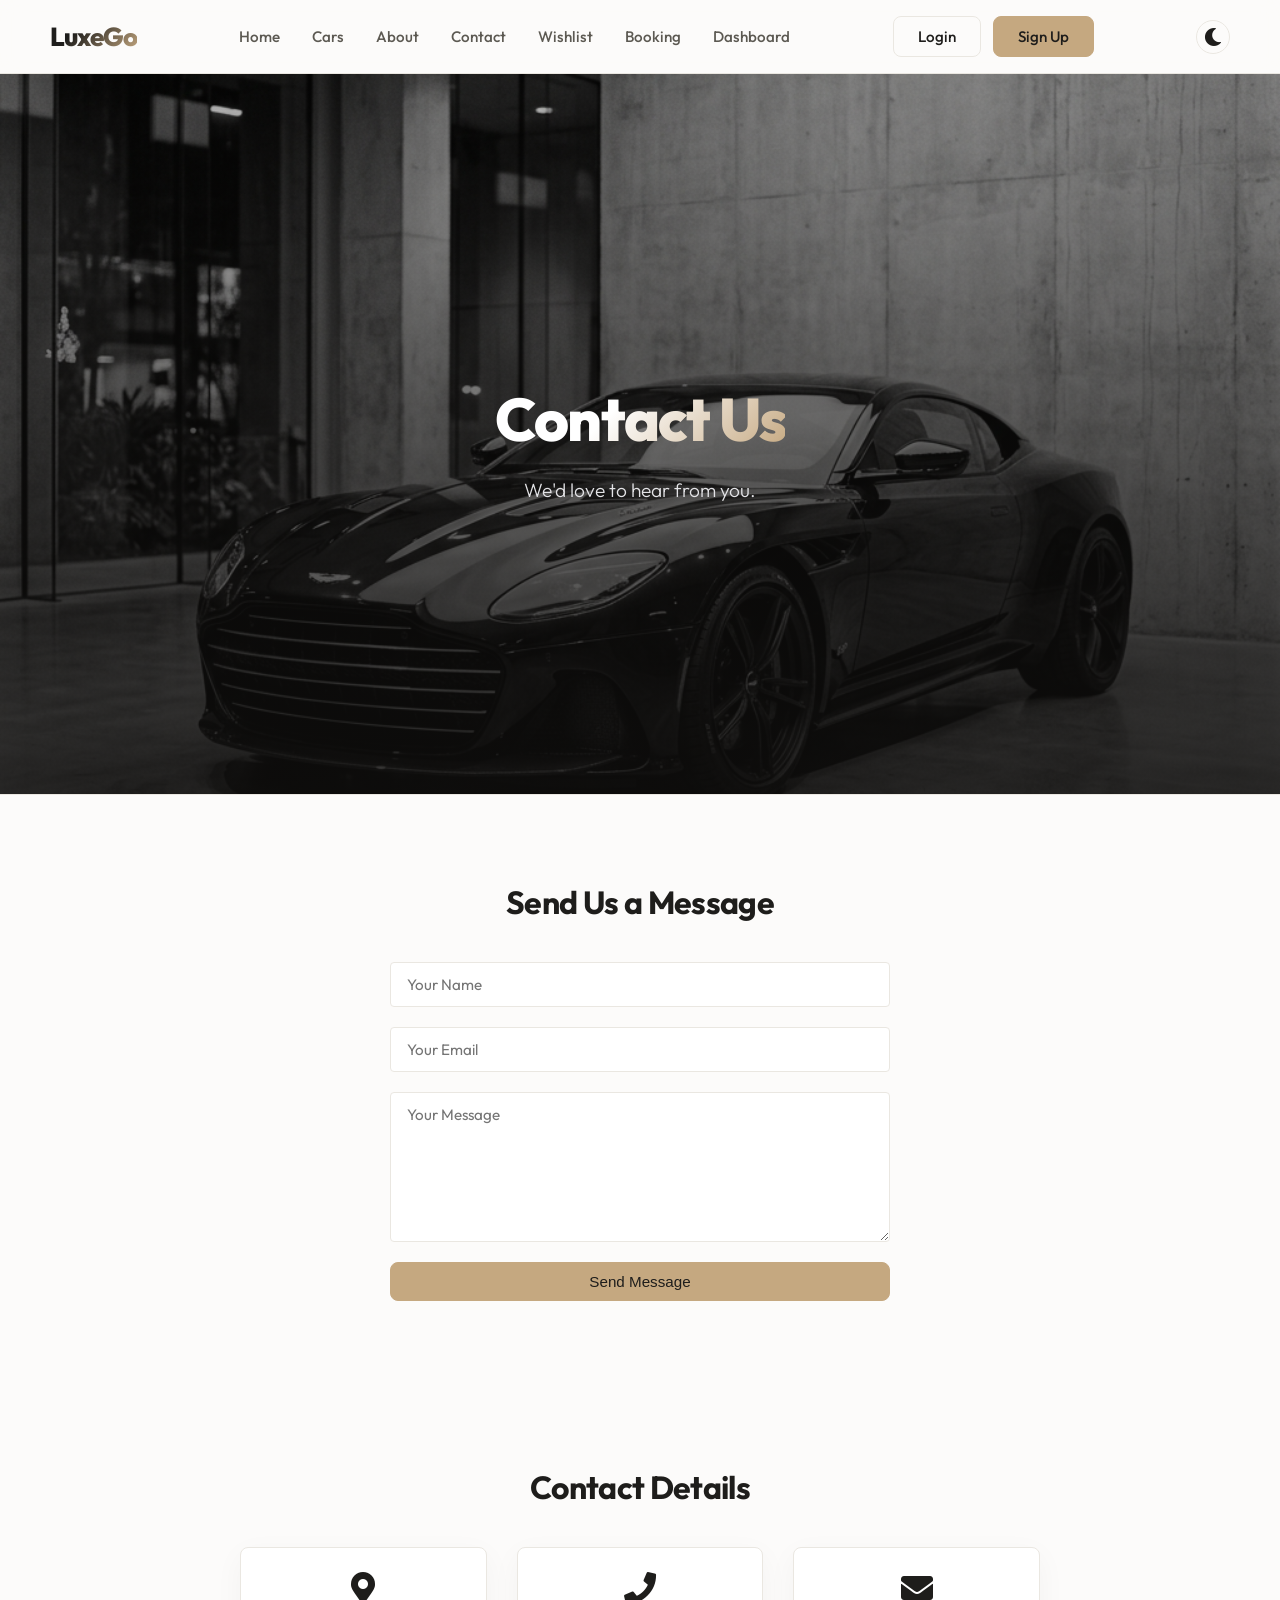
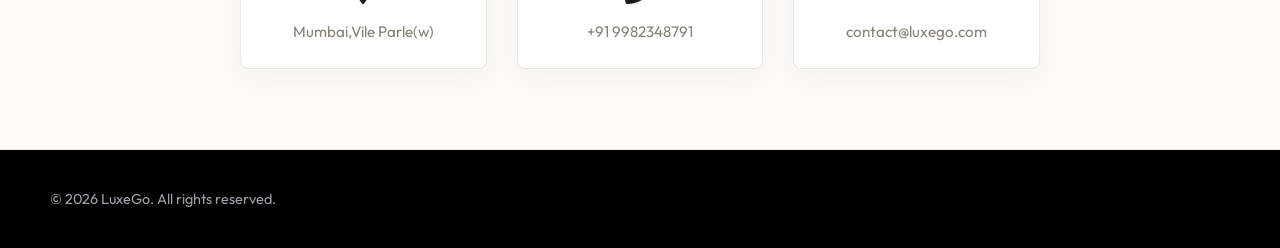
<file: contact.html>
<!DOCTYPE html>
<html lang="en">
<head>
    <meta charset="UTF-8">
    <meta name="viewport" content="width=device-width, initial-scale=1.0">
    <title>LuxeGo - Contact Us</title>
    <link rel="stylesheet" href="assets/css/style.css">
    <link rel="stylesheet" href="https://cdnjs.cloudflare.com/ajax/libs/font-awesome/5.15.3/css/all.min.css">
</head>
<body>
    <div id="loader">
        <div class="spinner"></div>
    </div>
    <header>
        <nav class="navbar">
          <a href="index.html" class="logo">LuxeGo</a>
          <ul class="nav-links">
            <li><a href="index.html">Home</a></li>
            <li><a href="cars.html">Cars</a></li>
            <li><a href="about.html">About</a></li>
            <li><a href="contact.html">Contact</a></li>
            <li><a href="wishlist.html">Wishlist</a></li>
            <li><a href="booking.html">Booking</a></li>
            <li><a href="dashboard.html">Dashboard</a></li>
            <li><a href="admin.html">Admin</a></li>
          </ul>
          <div class="auth-buttons">
            <a href="login.html" class="btn">Login</a>
            <a href="signup.html" class="btn btn-primary">Sign Up</a>
          </div>
          <div class="theme-toggler">
            <i class="fas fa-sun"></i>
          </div>
          <div class="menu-btn">
            <i class="fas fa-bars"></i>
        </div>
        </nav>
      </header>

    <main>
        <section class="hero" style="background-image: url('assets/images/contact-hero.jpg');">
            <div class="hero-content">
                <h1>Contact Us</h1>
                <p>We'd love to hear from you.</p>
            </div>
        </section>

        <section class="contact-form">
            <h2>Send Us a Message</h2>
            <form>
                <input type="text" placeholder="Your Name">
                <input type="email" placeholder="Your Email">
                <textarea placeholder="Your Message"></textarea>
                <button type="submit" class="btn btn-primary">Send Message</button>
            </form>
        </section>

        <section class="contact-details">
            <h2>Contact Details</h2>
            <div class="details-grid">
                <div class="detail-item">
                    <i class="fas fa-map-marker-alt"></i>
                    <p>Mumbai,Vile Parle(w)</p>
                </div>
                <div class="detail-item">
                    <i class="fas fa-phone"></i>
                    <p>+91 9982348791 </p>
                </div>
                <div class="detail-item">
                    <i class="fas fa-envelope"></i>
                    <p>contact@luxego.com</p>
                </div>
            </div>
        </section>
    </main>

    <footer>
        <p>&copy; 2026 LuxeGo. All rights reserved.</p>
    </footer>

    <script src="assets/js/main.js"></script>
    <script src="assets/js/auth.js"></script>
</body>
</html>
</file>
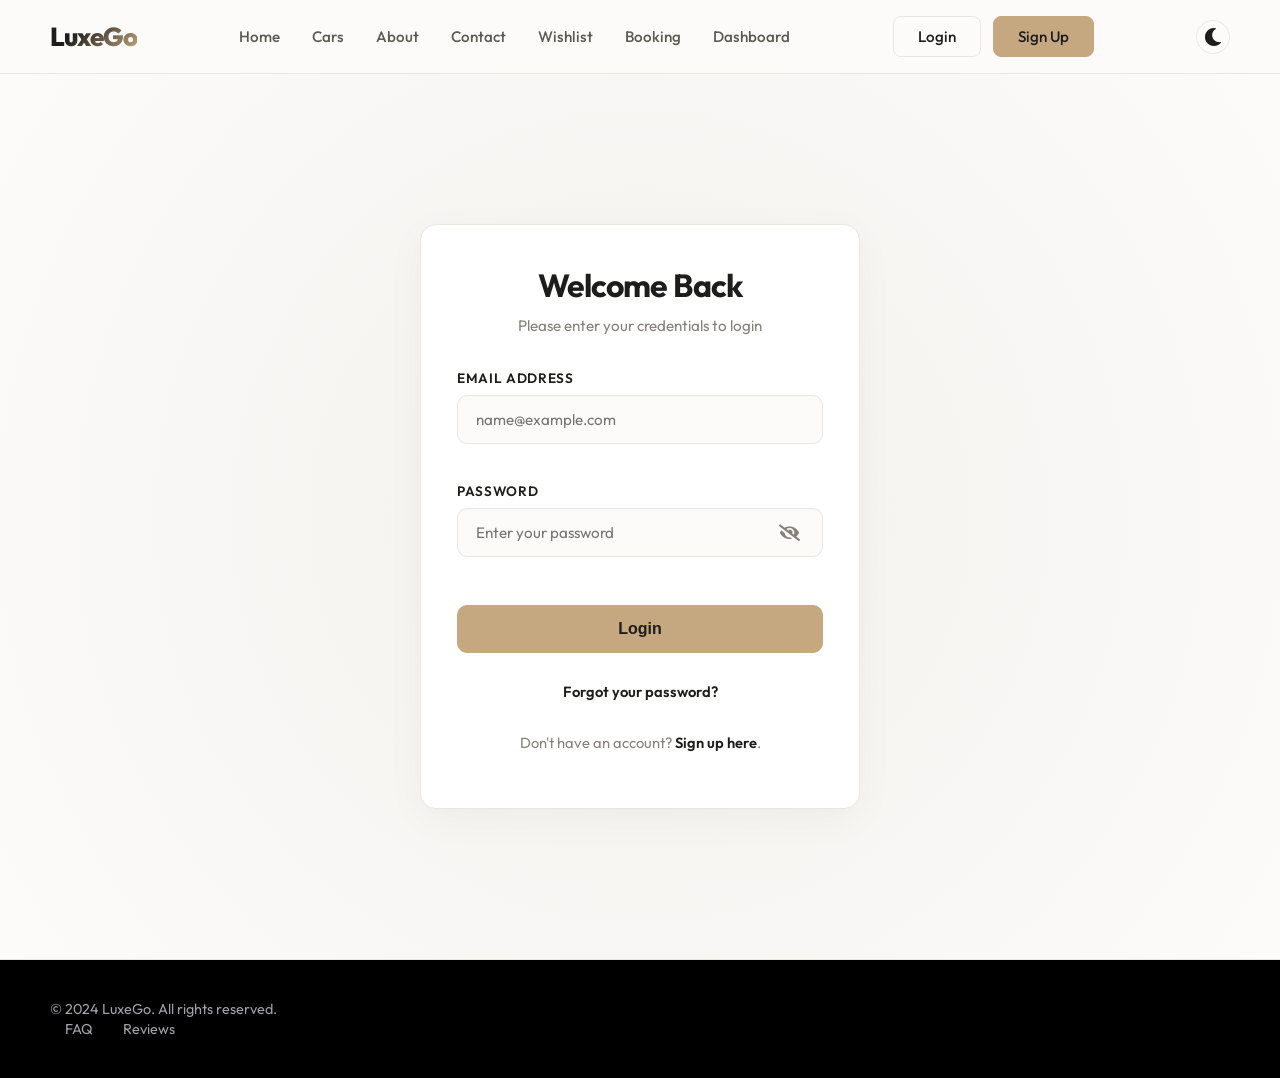
<file: dashboard.html>
<!DOCTYPE html>
<html lang="en">
<head>
    <meta charset="UTF-8">
    <meta name="viewport" content="width=device-width, initial-scale=1.0">
    <title>LuxeGo - User Dashboard</title>
    <link rel="stylesheet" href="assets/css/style.css">
    <link rel="stylesheet" href="assets/css/dashboard.css">
    <link rel="stylesheet" href="https://cdnjs.cloudflare.com/ajax/libs/font-awesome/5.15.3/css/all.min.css">
</head>
<body>
    <div id="loader">
        <div class="spinner"></div>
    </div>
    <header>
        <nav class="navbar">
          <a href="index.html" class="logo">LuxeGo</a>
          <ul class="nav-links">
            <li><a href="index.html">Home</a></li>
            <li><a href="cars.html">Cars</a></li>
            <li><a href="about.html">About</a></li>
            <li><a href="contact.html">Contact</a></li>
            <li><a href="wishlist.html">Wishlist</a></li>
            <li><a href="booking.html">Booking</a></li>
            <li><a href="dashboard.html">Dashboard</a></li>
            <li><a href="admin.html">Admin</a></li>
          </ul>
          <div class="auth-buttons">
            <a href="login.html" class="btn">Login</a>
            <a href="signup.html" class="btn btn-primary">Sign Up</a>
          </div>
          <div class="theme-toggler">
            <i class="fas fa-sun"></i>
          </div>
          <div class="menu-btn">
            <i class="fas fa-bars"></i>
        </div>
        </nav>
      </header>

    <main class="dashboard-page">
        <div class="dashboard-container">
            <aside class="dashboard-sidebar">
                <div class="user-profile">
                    <img src="assets/images/user-placeholder.jpg" alt="User Avatar" class="avatar">
                    <h3 id="user-name-display">Guest</h3>
                </div>
                <ul class="sidebar-menu">
                    <li><a href="#profile" class="sidebar-link active" data-target="profile"><i class="fas fa-user"></i><span>My Profile</span></a></li>
                    <li><a href="#booking-history" class="sidebar-link" data-target="booking-history"><i class="fas fa-history"></i><span>Booking History</span></a></li>
                    <li><a href="#wishlist" class="sidebar-link" data-target="wishlist"><i class="fas fa-heart"></i><span>My Wishlist</span></a></li>
                    <li><a href="#notifications" class="sidebar-link" data-target="notifications"><i class="fas fa-bell"></i><span>Notifications</span></a></li>
                    <li><a href="#reviews" class="sidebar-link" data-target="reviews"><i class="fas fa-star"></i><span>My Reviews</span></a></li>
                    <li><a href="#loyalty" class="sidebar-link" data-target="loyalty"><i class="fas fa-gift"></i><span>Loyalty Points</span></a></li>
                    <li><a href="#payments" class="sidebar-link" data-target="payments"><i class="fas fa-credit-card"></i><span>Payment History</span></a></li>
                    <li><a href="#addresses" class="sidebar-link" data-target="addresses"><i class="fas fa-map-marker-alt"></i><span>Saved Addresses</span></a></li>
                </ul>
            </aside>
            <section class="dashboard-main">
                <div id="profile" class="dashboard-content active">
                    <h2>My Profile</h2>
                    <div class="profile-details">
                        <p><strong>Name:</strong> <span id="profile-name"></span></p>
                        <p><strong>Email:</strong> <span id="profile-email"></span></p>
                        <button id="edit-profile-btn" class="btn">Edit Profile</button>
                    </div>
                </div>
                <div id="booking-history" class="dashboard-content">
                    <h2>Booking History</h2>
                    <div id="booking-history-list" class="booking-list"></div>
                </div>
                <div id="wishlist" class="dashboard-content">
                    <h2>My Wishlist</h2>
                    <div id="wishlist-items" class="car-grid"></div>
                </div>
                <div id="notifications" class="dashboard-content">
                    <h2>Notifications</h2>
                    <ul id="notifications-list"></ul>
                </div>
                <div id="reviews" class="dashboard-content">
                    <h2>My Reviews</h2>
                    <div id="reviews-list"></div>
                </div>
                <div id="loyalty" class="dashboard-content">
                    <h2>Loyalty Program</h2>
                    <div class="loyalty-card">
                        <div class="points-display">
                            <h3>Your Points</h3>
                            <p class="points-number" id="loyalty-points">0</p>
                        </div>
                        <div class="points-info">
                            <p>🎁 Earn 1 point per ₹10 spent</p>
                            <p>⭐ Redeem points for discounts</p>
                            <p>🏆 VIP status at 500+ points</p>
                        </div>
                    </div>
                    <div id="loyalty-history" class="loyalty-history"></div>
                </div>
                <div id="payments" class="dashboard-content">
                    <h2>Payment History</h2>
                    <div id="payments-list"></div>
                </div>
                <div id="addresses" class="dashboard-content">
                    <h2>Saved Addresses</h2>
                    <button id="add-address-btn" class="btn btn-primary">+ Add New Address</button>
                    <div id="addresses-list" class="addresses-list"></div>
                </div>
            </section>
        </div>
    </main>

    <footer>
        <div class="container">
            <p>&copy; 2024 LuxeGo. All rights reserved.</p>
        </div>
    </footer>

    <script src="assets/js/main.js"></script>
    <script src="assets/js/api.js"></script>
    <script src="assets/js/utils.js"></script>
    <script src="assets/js/auth.js"></script>
    <script src="assets/js/payment.js"></script>
    <script src="assets/js/dashboard.js"></script>
</body>
</html>
</file>
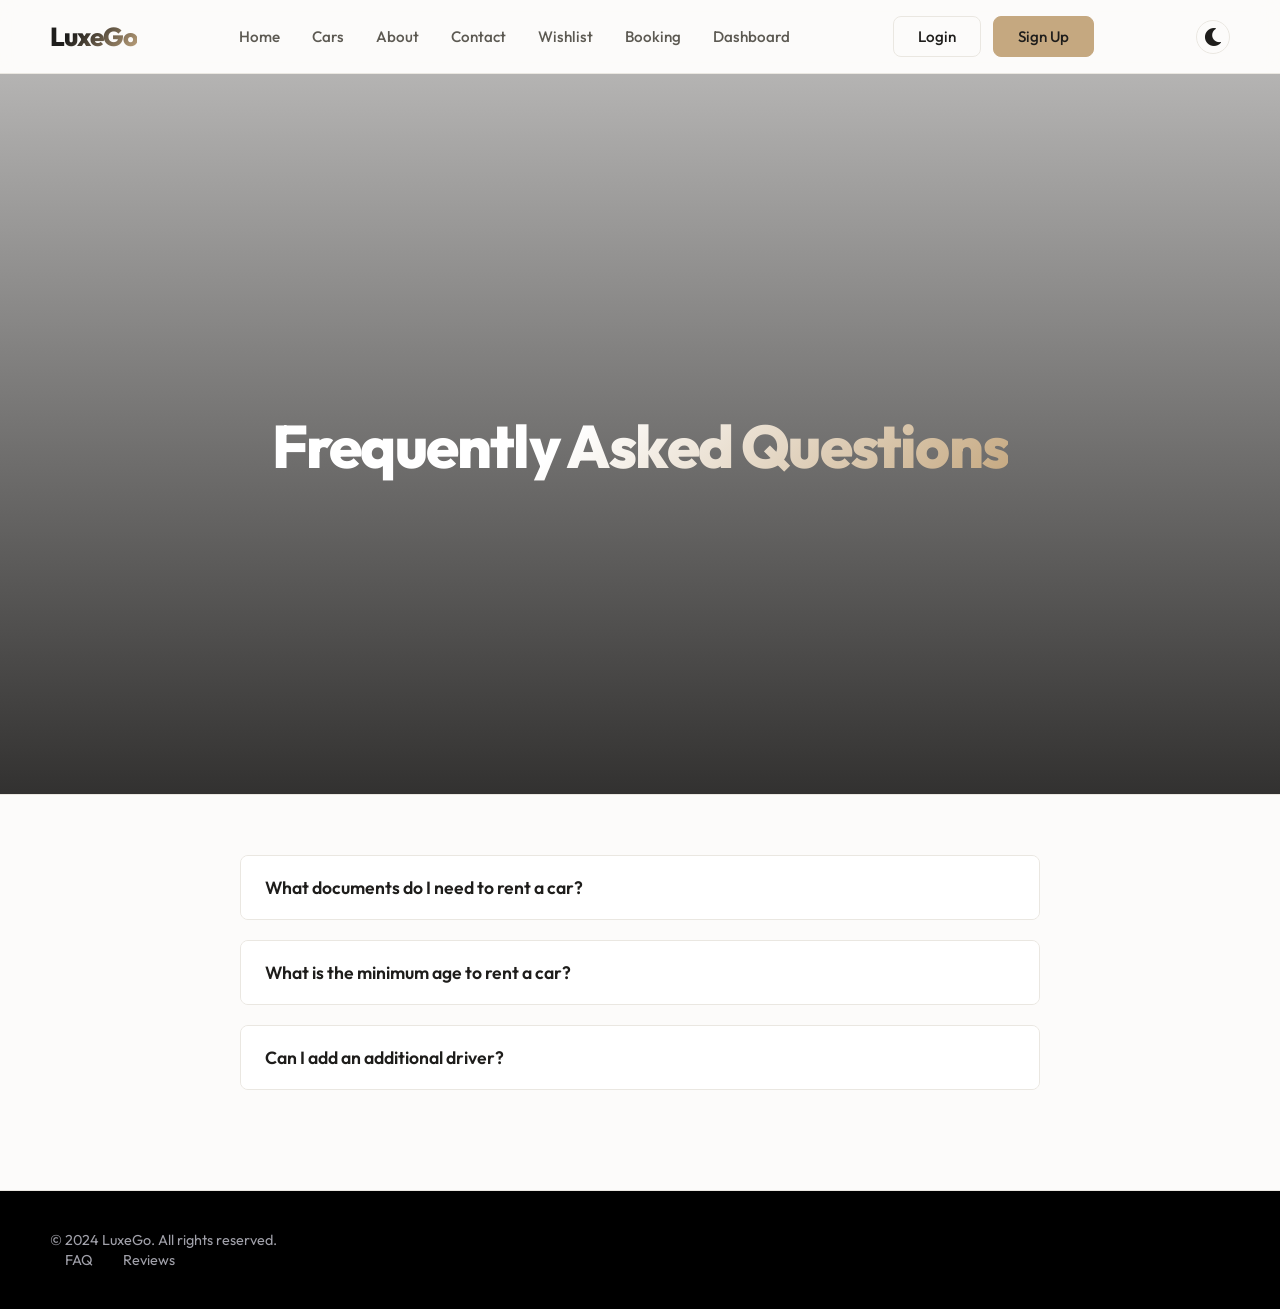
<file: faq.html>
<!DOCTYPE html>
<html lang="en">
<head>
    <meta charset="UTF-8">
    <meta name="viewport" content="width=device-width, initial-scale=1.0">
    <title>LuxeGo - FAQ</title>
    <link rel="stylesheet" href="assets/css/style.css">
    <link rel="stylesheet" href="https://cdnjs.cloudflare.com/ajax/libs/font-awesome/5.15.3/css/all.min.css">
</head>
<body>
    <div id="loader">
        <div class="spinner"></div>
    </div>
    <header>
        <nav class="navbar">
          <a href="index.html" class="logo">LuxeGo</a>
          <ul class="nav-links">
            <li><a href="index.html">Home</a></li>
            <li><a href="cars.html">Cars</a></li>
            <li><a href="about.html">About</a></li>
            <li><a href="contact.html">Contact</a></li>
            <li><a href="wishlist.html">Wishlist</a></li>
            <li><a href="booking.html">Booking</a></li>
            <li><a href="dashboard.html">Dashboard</a></li>
            <li><a href="admin.html">Admin</a></li>
          </ul>
          <div class="auth-buttons">
            <a href="login.html" class="btn">Login</a>
            <a href="signup.html" class="btn btn-primary">Sign Up</a>
          </div>
          <div class="theme-toggler">
            <i class="fas fa-sun"></i>
          </div>
          <div class="menu-btn">
            <i class="fas fa-bars"></i>
        </div>
        </nav>
      </header>

    <main>
        <section class="hero">
            <div class="hero-content">
                <h1>Frequently Asked Questions</h1>
            </div>
        </section>

        <section class="faq-page">
            <div class="faq-container">
                <div class="faq-item">
                    <h3 class="faq-question">What documents do I need to rent a car?</h3>
                    <div class="faq-answer">
                        <p>You will need a valid driver's license, a credit card in your name, and proof of insurance.</p>
                    </div>
                </div>
                <div class="faq-item">
                    <h3 class="faq-question">What is the minimum age to rent a car?</h3>
                    <div class="faq-answer">
                        <p>The minimum age is 25. Drivers under 25 may be subject to a young driver surcharge.</p>
                    </div>
                </div>
                <div class="faq-item">
                    <h3 class="faq-question">Can I add an additional driver?</h3>
                    <div class="faq-answer">
                        <p>Yes, additional drivers can be added for a fee. They must also meet the age and license requirements.</p>
                    </div>
                </div>
            </div>
        </section>
    </main>

    <footer>
        <div class="container">
            <p>&copy; 2024 LuxeGo. All rights reserved.</p>
            <ul>
                <li><a href="faq.html">FAQ</a></li>
                <li><a href="reviews.html">Reviews</a></li>
            </ul>
        </div>
    </footer>

    <script src="assets/js/main.js"></script>
</body>
</html>
</file>
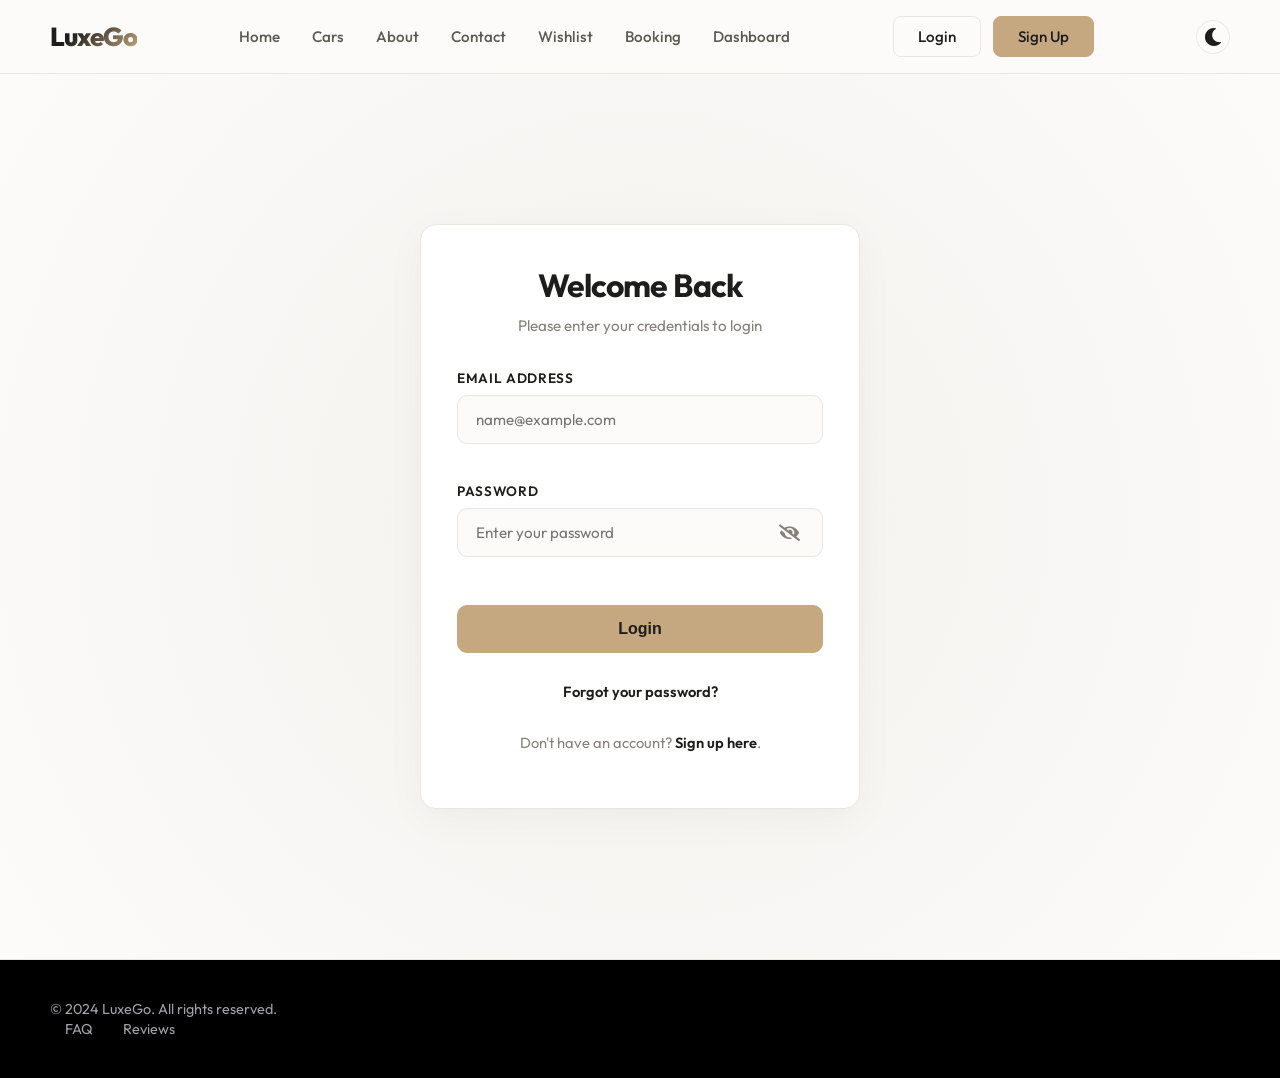
<file: login.html>
<!DOCTYPE html>
<html lang="en">
<head>
    <meta charset="UTF-8">
    <base href="./">
    <meta name="viewport" content="width=device-width, initial-scale=1.0">
    <title>LuxeGo - Login</title>
    <link rel="stylesheet" href="assets/css/style.css">
    <link rel="stylesheet" href="assets/css/auth.css">
    <link rel="stylesheet" href="https://cdnjs.cloudflare.com/ajax/libs/font-awesome/5.15.3/css/all.min.css">
</head>
<body>
    <div id="loader">
        <div class="spinner"></div>
    </div>
    <header>
        <nav class="navbar">
          <a href="index.html" class="logo">LuxeGo</a>
          <ul class="nav-links">
            <li><a href="index.html">Home</a></li>
            <li><a href="cars.html">Cars</a></li>
            <li><a href="about.html">About</a></li>
            <li><a href="contact.html">Contact</a></li>
            <li><a href="wishlist.html">Wishlist</a></li>
            <li><a href="booking.html">Booking</a></li>
            <li><a href="dashboard.html">Dashboard</a></li>
            <li><a href="admin.html">Admin</a></li>
          </ul>
          <div class="auth-buttons">
            <a href="login.html" class="btn">Login</a>
            <a href="signup.html" class="btn btn-primary">Sign Up</a>
          </div>
          <div class="theme-toggler">
            <i class="fas fa-sun"></i>
          </div>
          <div class="menu-btn">
            <i class="fas fa-bars"></i>
        </div>
        </nav>
      </header>

    <main>
        <section class="login-page">
            <div class="login-container">
                <h2>Welcome Back</h2>
                <p class="subtitle">Please enter your credentials to login</p>
                <form id="login-form">
                    <div class="form-group">
                        <label for="login-email">Email Address</label>
                        <input type="email" id="login-email" placeholder="name@example.com" required>
                        <div class="error-message"></div>
                    </div>
                    <div class="form-group">
                        <label for="login-password">Password</label>
                        <div class="password-input-wrapper">
                            <input type="password" id="login-password" placeholder="Enter your password" required>
                            <i class="fas fa-eye-slash toggle-password" data-target-id="login-password"></i>
                        </div>
                        <div class="error-message"></div>
                    </div>
                    <button type="submit" class="btn btn-primary">Login</button>
                </form>
                <p><a href="#">Forgot your password?</a></p>
                <p>Don't have an account? <a href="signup.html">Sign up here</a>.</p>
            </div>
        </section>
    </main>

    <footer>
        <div class="container">
            <p>&copy; 2024 LuxeGo. All rights reserved.</p>
            <ul>
                <li><a href="faq.html">FAQ</a></li>
                <li><a href="reviews.html">Reviews</a></li>
            </ul>
        </div>
    </footer>

    <script src="assets/js/main.js"></script>
    <script src="assets/js/auth.js"></script>
</body>
</html>
</file>
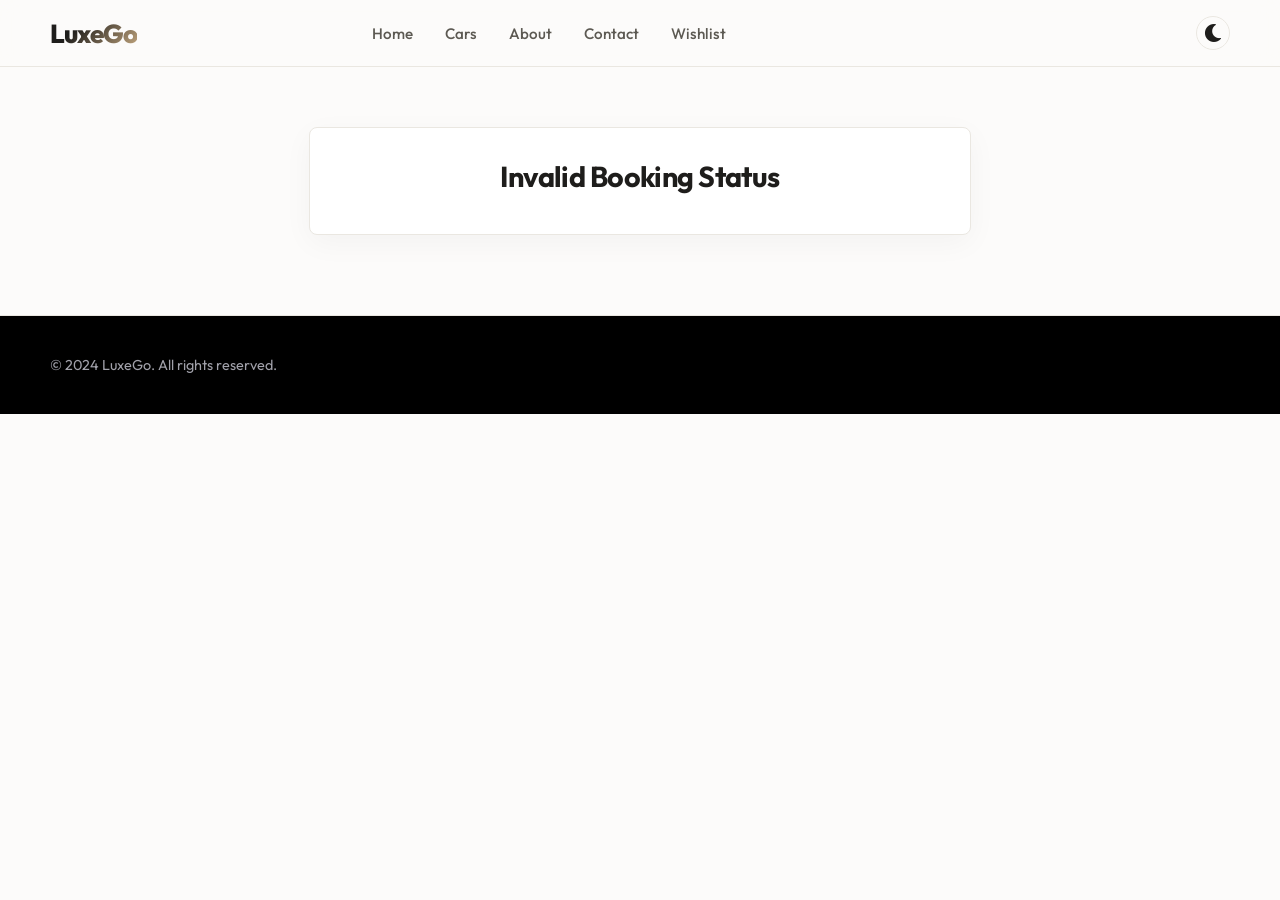
<file: receipt.html>
<!DOCTYPE html>
<html lang="en">
<head>
    <meta charset="UTF-8">
    <meta name="viewport" content="width=device-width, initial-scale=1.0">
    <title>LuxeGo - Booking Receipt</title>
    <link rel="stylesheet" href="assets/css/style.css">
    <link rel="stylesheet" href="https://cdnjs.cloudflare.com/ajax/libs/font-awesome/5.15.3/css/all.min.css">
    <style>
        .receipt-page {
            padding: 60px 20px 80px 20px;
            text-align: center;
        }
        .receipt-container {
            max-width: 600px;
            margin: 0 auto;
            padding: 30px;
            background-color: var(--card-background);
            border-radius: 8px;
            border: 1px solid var(--border-color);
            box-shadow: var(--shadow);
            text-align: center;
        }
        .receipt-icon {
            font-size: 4rem;
            margin-bottom: 20px;
        }
        .success .receipt-icon { color: #10b981; }
        .failed .receipt-icon { color: #ef4444; }
        
        .receipt-container h2 {
            margin: 0 0 10px 0;
            font-size: 1.8rem;
        }
        .receipt-container p {
            color: var(--text-muted);
            margin: 0 0 24px 0;
        }
        .receipt-details {
            border-top: 1px solid var(--border-color);
            padding-top: 20px;
            margin-top: 20px;
            text-align: left;
        }
        .receipt-details h3 {
            margin: 0 0 16px 0;
            font-size: 1.2rem;
        }
        .receipt-details p {
            margin-bottom: 8px;
            color: var(--text-color);
        }
    </style>
</head>
<body>
    <header>
        <nav class="navbar">
            <a href="index.html" class="logo">LuxeGo</a>
            <ul class="nav-links">
                <li><a href="index.html">Home</a></li>
                <li><a href="cars.html">Cars</a></li>
                <li><a href="about.html">About</a></li>
                <li><a href="contact.html">Contact</a></li>
                <li><a href="wishlist.html">Wishlist</a></li>
            </ul>
            <div class="auth-buttons">
                <!-- Auth buttons will be dynamically added here -->
            </div>
            <div class="theme-toggler">
                <i class="fas fa-sun"></i>
            </div>
        </nav>
    </header>

    <main class="receipt-page">
        <div class="receipt-container" id="receipt-container">
            <!-- Receipt content will be generated by JavaScript -->
        </div>
    </main>

    <footer>
        <div class="container">
            <p>&copy; 2024 LuxeGo. All rights reserved.</p>
        </div>
    </footer>

    <script src="assets/js/main.js"></script>
    <script src="assets/js/auth.js"></script>
    <script>
        document.addEventListener('DOMContentLoaded', () => {
            const receiptContainer = document.getElementById('receipt-container');
            const urlParams = new URLSearchParams(window.location.search);
            const status = urlParams.get('status');

            let content = '';

            if (status === 'success') {
                const carId = urlParams.get('car_id');
                const pickupDate = urlParams.get('pickup_date');
                const dropoffDate = urlParams.get('dropoff_date');
                const price = urlParams.get('price');
                const method = urlParams.get('method');

                content = `
                    <div class="success">
                        <i class="fas fa-check-circle receipt-icon"></i>
                        <h2>Booking Successful!</h2>
                        <p>Your car has been booked. You will receive a confirmation email shortly.</p>
                        <div class="receipt-details">
                            <h3>Booking Summary</h3>
                            <p><strong>Pickup Date:</strong> ${pickupDate}</p>
                            <p><strong>Drop-off Date:</strong> ${dropoffDate}</p>
                            <p><strong>Total Price:</strong> ${price}</p>
                            <p><strong>Payment Method:</strong> ${method}</p>
                        </div>
                        <a href="index.html" class="btn btn-primary" style="margin-top: 2rem;">Back to Home</a>
                    </div>
                `;
            } else if (status === 'failed') {
                const reason = urlParams.get('reason');
                content = `
                    <div class="failed">
                        <i class="fas fa-times-circle receipt-icon"></i>
                        <h2>Payment Failed</h2>
                        <p>${reason || 'An unexpected error occurred.'}</p>
                        <a href="booking.html" class="btn btn-primary" style="margin-top: 2rem;">Try Again</a>
                    </div>
                `;
            } else {
                content = `<h2>Invalid Booking Status</h2>`;
            }

            receiptContainer.innerHTML = content;
        });
    </script>
</body>
</html>
</file>
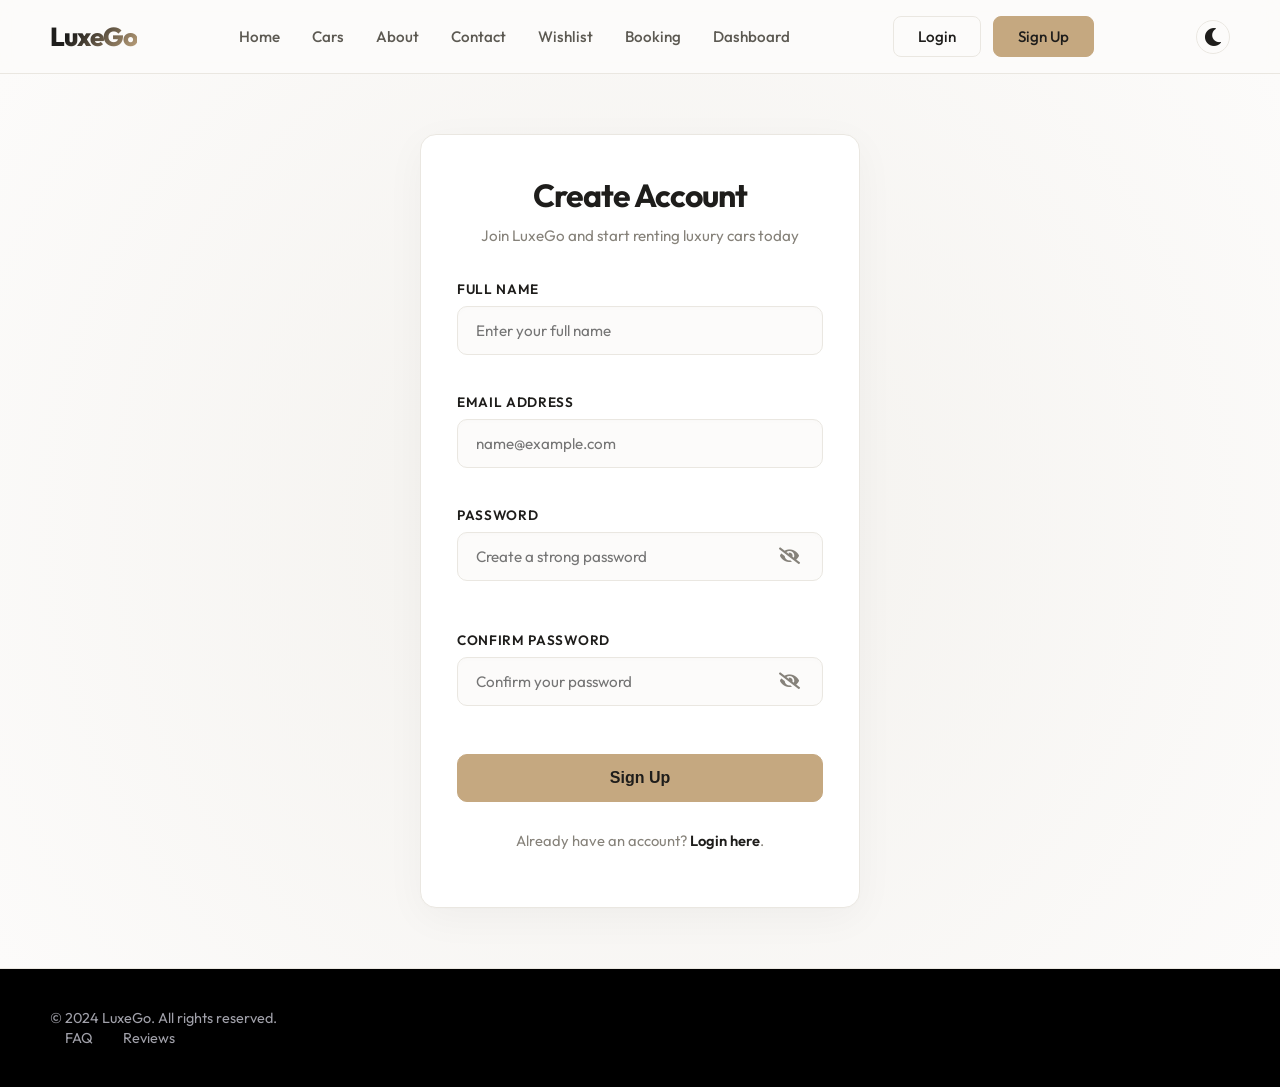
<file: signup.html>
<!DOCTYPE html>
<html lang="en">
<head>
    <meta charset="UTF-8">
    <base href="./">
    <meta name="viewport" content="width=device-width, initial-scale=1.0">
    <title>LuxeGo - Sign Up</title>
    <link rel="stylesheet" href="assets/css/style.css">
    <link rel="stylesheet" href="assets/css/auth.css">
    <link rel="stylesheet" href="https://cdnjs.cloudflare.com/ajax/libs/font-awesome/5.15.3/css/all.min.css">
</head>
<body>
    <div id="loader">
        <div class="spinner"></div>
    </div>
    <header>
        <nav class="navbar">
          <a href="index.html" class="logo">LuxeGo</a>
          <ul class="nav-links">
            <li><a href="index.html">Home</a></li>
            <li><a href="cars.html">Cars</a></li>
            <li><a href="about.html">About</a></li>
            <li><a href="contact.html">Contact</a></li>
            <li><a href="wishlist.html">Wishlist</a></li>
            <li><a href="booking.html">Booking</a></li>
            <li><a href="dashboard.html">Dashboard</a></li>
            <li><a href="admin.html">Admin</a></li>
          </ul>
          <div class="auth-buttons">
            <a href="login.html" class="btn">Login</a>
            <a href="signup.html" class="btn btn-primary">Sign Up</a>
          </div>
          <div class="theme-toggler">
            <i class="fas fa-sun"></i>
          </div>
          <div class="menu-btn">
            <i class="fas fa-bars"></i>
        </div>
        </nav>
      </header>

    <main>
        <section class="signup-page">
            <div class="signup-container">
                <h2>Create Account</h2>
                <p class="subtitle">Join LuxeGo and start renting luxury cars today</p>
                <form id="signup-form">
                    <div class="form-group">
                        <label for="signup-name">Full Name</label>
                        <input type="text" id="signup-name" placeholder="Enter your full name" required>
                        <div class="error-message"></div>
                    </div>
                    <div class="form-group">
                        <label for="signup-email">Email Address</label>
                        <input type="email" id="signup-email" placeholder="name@example.com" required>
                        <div class="error-message"></div>
                    </div>
                    <div class="form-group">
                        <label for="signup-password">Password</label>
                        <div class="password-input-wrapper">
                            <input type="password" id="signup-password" placeholder="Create a strong password" required>
                            <i class="fas fa-eye-slash toggle-password" data-target-id="signup-password"></i>
                        </div>
                        <div class="error-message"></div>
                        <div class="password-requirements" id="password-reqs">
                            <div class="requirement" data-req="length"><i class="far fa-circle"></i> At least 8 characters</div>
                            <div class="requirement" data-req="uppercase"><i class="far fa-circle"></i> One uppercase letter (A-Z)</div>
                            <div class="requirement" data-req="lowercase"><i class="far fa-circle"></i> One lowercase letter (a-z)</div>
                            <div class="requirement" data-req="number"><i class="far fa-circle"></i> One number (0-9)</div>
                            <div class="requirement" data-req="special"><i class="far fa-circle"></i> One special character (@$!%*?&)</div>
                        </div>
                    </div>
                    <div class="form-group">
                        <label for="confirm-password">Confirm Password</label>
                        <div class="password-input-wrapper">
                            <input type="password" id="confirm-password" placeholder="Confirm your password" required>
                            <i class="fas fa-eye-slash toggle-password" data-target-id="confirm-password"></i>
                        </div>
                        <div class="error-message"></div>
                    </div>
                    <button type="submit" class="btn btn-primary">Sign Up</button>
                </form>
                <p>Already have an account? <a href="login.html">Login here</a>.</p>
            </div>
        </section>
    </main>

    <footer>
        <div class="container">
            <p>&copy; 2024 LuxeGo. All rights reserved.</p>
            <ul>
                <li><a href="faq.html">FAQ</a></li>
                <li><a href="reviews.html">Reviews</a></li>
            </ul>
        </div>
    </footer>

    <script src="assets/js/main.js"></script>
    <script src="assets/js/auth.js"></script>
</body>
</html>
</file>
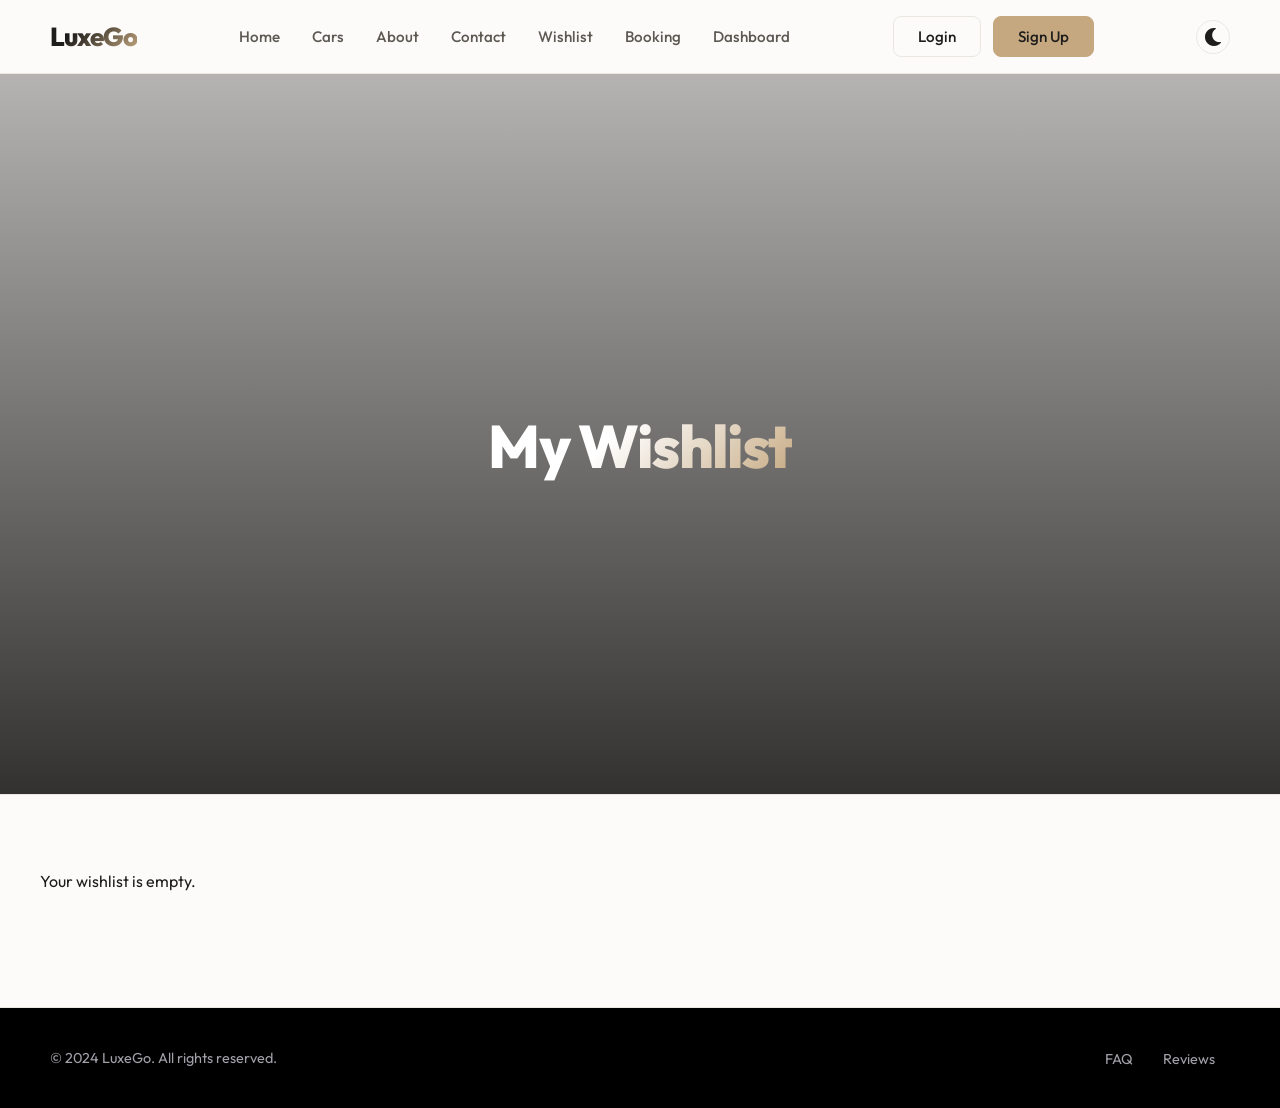
<file: wishlist.html>
<!DOCTYPE html>
<html lang="en">
<head>
    <meta charset="UTF-8">
    <meta name="viewport" content="width=device-width, initial-scale=1.0">
    <title>LuxeGo - Wishlist</title>
    <link rel="stylesheet" href="assets/css/style.css">
    <link rel="stylesheet" href="https://cdnjs.cloudflare.com/ajax/libs/font-awesome/5.15.3/css/all.min.css">
</head>
<body>
    <div id="loader">
        <div class="spinner"></div>
    </div>
    <header>
        <nav class="navbar">
          <a href="index.html" class="logo">LuxeGo</a>
          <ul class="nav-links">
            <li><a href="index.html">Home</a></li>
            <li><a href="cars.html">Cars</a></li>
            <li><a href="about.html">About</a></li>
            <li><a href="contact.html">Contact</a></li>
            <li><a href="wishlist.html">Wishlist</a></li>
            <li><a href="booking.html">Booking</a></li>
            <li><a href="dashboard.html">Dashboard</a></li>
            <li><a href="admin.html">Admin</a></li>
          </ul>
          <div class="auth-buttons">
            <a href="login.html" class="btn">Login</a>
            <a href="signup.html" class="btn btn-primary">Sign Up</a>
          </div>
          <div class="theme-toggler">
            <i class="fas fa-sun"></i>
          </div>
          <div class="menu-btn">
            <i class="fas fa-bars"></i>
        </div>
        </nav>
      </header>

    <main>
        <section class="hero">
            <div class="hero-content">
                <h1>My Wishlist</h1>
            </div>
        </section>

        <section class="wishlist-page">
            <div class="car-grid" id="wishlist-grid">
                <!-- Wishlist items will be dynamically inserted here -->
            </div>
        </section>
    </main>

    <footer>
        <p>&copy; 2024 LuxeGo. All rights reserved.</p>
        <ul>
            <li><a href="faq.html">FAQ</a></li>
            <li><a href="reviews.html">Reviews</a></li>
        </ul>
    </footer>

    <script src="assets/js/api.js"></script>
    <script src="assets/js/main.js"></script>
    <script src="assets/js/auth.js"></script>
</body>
</html>
</file>
<file: assets/css/style.css>
@import url('https://fonts.googleapis.com/css2?family=Outfit:wght@300;400;500;600;700;800&display=swap');

:root {
    --primary-color: #c5a880;
    --primary-hover: #b1926b;
    --btn-primary-text: #1e1d1b;
    --secondary-color: #f3f1ed;
    --background-color: #fcfbfa;
    --text-color: #1e1d1b;
    --text-muted: #86827a;
    --card-background: #ffffff;
    --border-color: #eae7e1;
    --navbar-background: rgba(252, 251, 250, 0.85);
    --nav-link-color: #5c5952;
    --nav-link-hover: #c5a880;
    --shadow: 0 8px 30px rgba(27, 26, 24, 0.04);
    --shadow-hover: 0 16px 40px rgba(27, 26, 24, 0.08);
}

[data-theme="dark"] {
    --primary-color: #c5a880;
    --primary-hover: #b1926b;
    --btn-primary-text: #0f0e0d;
    --secondary-color: #1a1917;
    --background-color: #0f0e0d;
    --text-color: #f7f6f5;
    --text-muted: #a39f97;
    --card-background: #141312;
    --border-color: #2c2925;
    --navbar-background: rgba(15, 14, 13, 0.85);
    --nav-link-color: #a39f97;
    --nav-link-hover: #c5a880;
    --shadow: 0 8px 30px rgba(0, 0, 0, 0.5);
    --shadow-hover: 0 16px 40px rgba(0, 0, 0, 0.7);
}

body {
    background-color: var(--background-color);
    color: var(--text-color);
    font-family: 'Outfit', sans-serif;
    margin: 0;
    transition: background-color 0.3s, color 0.3s;
}

#loader {
    position: fixed;
    top: 0;
    left: 0;
    width: 100%;
    height: 100%;
    background: var(--background-color);
    display: flex;
    justify-content: center;
    align-items: center;
    z-index: 9999;
    transition: opacity 0.5s;
}

.spinner {
    border: 4px solid var(--border-color);
    border-top: 4px solid var(--primary-color);
    border-radius: 50%;
    width: 50px;
    height: 50px;
    animation: spin 0.8s linear infinite;
}

@keyframes spin {
    0% { transform: rotate(0deg); }
    100% { transform: rotate(360deg); }
}

.btn {
    padding: 10px 24px;
    border: 1px solid var(--border-color);
    border-radius: 8px;
    color: var(--text-color);
    background-color: transparent;
    text-decoration: none;
    font-weight: 500;
    font-size: 0.95rem;
    cursor: pointer;
    transition: all 0.3s cubic-bezier(0.16, 1, 0.3, 1);
    display: inline-flex;
    align-items: center;
    justify-content: center;
    gap: 8px;
}

.btn-primary {
    background-color: var(--primary-color);
    border-color: var(--primary-color);
    color: var(--btn-primary-text);
}

.btn-primary:hover {
    background-color: var(--primary-hover);
    border-color: var(--primary-hover);
    color: var(--btn-primary-text);
    transform: translateY(-2px);
    box-shadow: 0 8px 20px rgba(197, 168, 128, 0.25);
}

.btn:not(.btn-primary) {
    border-color: var(--border-color);
    color: var(--text-color);
}

.btn:not(.btn-primary):hover {
    background-color: var(--secondary-color);
    border-color: var(--primary-color);
    color: var(--text-color);
    transform: translateY(-2px);
}

header {
    position: sticky;
    top: 0;
    z-index: 100;
    background-color: var(--navbar-background);
    backdrop-filter: blur(12px);
    -webkit-backdrop-filter: blur(12px);
    border-bottom: 1px solid var(--border-color);
    transition: background-color 0.3s, border-color 0.3s;
}

.navbar {
    display: flex;
    justify-content: space-between;
    align-items: center;
    padding: 16px 50px;
    max-width: 1200px;
    margin: 0 auto;
}

.logo {
    font-size: 26px;
    font-weight: 800;
    letter-spacing: -0.04em;
    text-decoration: none;
    transition: all 0.3s ease;
    background: linear-gradient(135deg, var(--text-color) 30%, var(--primary-color) 100%);
    -webkit-background-clip: text;
    -webkit-text-fill-color: transparent;
    display: inline-block;
}

.logo:hover {
    transform: scale(1.03);
    opacity: 0.95;
}

.navbar ul.nav-links {
    display: flex;
    list-style: none;
    margin: 0;
    padding: 0;
    align-items: center;
}

.navbar ul.nav-links li a {
    color: var(--nav-link-color);
    text-decoration: none;
    padding: 6px 16px;
    font-weight: 500;
    font-size: 0.95rem;
    transition: color 0.3s;
    position: relative;
    display: inline-block;
}

.navbar ul.nav-links li a::after {
    content: '';
    position: absolute;
    bottom: 0;
    left: 16px;
    right: 16px;
    height: 2px;
    background-color: var(--primary-color);
    transform: scaleX(0);
    transition: transform 0.3s cubic-bezier(0.16, 1, 0.3, 1);
    transform-origin: center;
}

.navbar ul.nav-links li a:hover {
    color: var(--nav-link-hover);
}

.navbar ul.nav-links li a:hover::after {
    transform: scaleX(1);
}

.auth-buttons {
    display: flex;
    align-items: center;
    gap: 12px;
}

.auth-buttons .welcome-message {
    font-weight: 500;
    color: var(--text-muted);
    font-size: 0.9rem;
}

.theme-toggler {
    color: var(--text-color);
    cursor: pointer;
    font-size: 18px;
    margin-left: 16px;
    transition: color 0.3s;
    width: 32px;
    height: 32px;
    display: flex;
    align-items: center;
    justify-content: center;
    border-radius: 50%;
    border: 1px solid var(--border-color);
}

.theme-toggler:hover {
    background-color: var(--secondary-color);
}

.menu-btn {
    display: none;
    color: var(--text-color);
    font-size: 20px;
    cursor: pointer;
}

.hero {
    height: 80vh;
    background-size: cover;
    background-position: center;
    display: flex;
    align-items: center;
    justify-content: center;
    text-align: center;
    color: white;
    position: relative;
    border-bottom: 1px solid var(--border-color);
}

.hero::before {
    content: '';
    position: absolute;
    top: 0;
    left: 0;
    width: 100%;
    height: 100%;
    background: linear-gradient(180deg, rgba(15, 14, 13, 0.3) 0%, rgba(15, 14, 13, 0.85) 100%);
    z-index: 1;
}

.hero-content {
    z-index: 2;
    max-width: 800px;
    padding: 0 20px;
    animation: fadeInUp 0.8s cubic-bezier(0.16, 1, 0.3, 1);
}

.hero-content h1 {
    font-size: 60px;
    font-weight: 800;
    letter-spacing: -0.03em;
    line-height: 1.15;
    margin-bottom: 24px;
    background: linear-gradient(135deg, #ffffff 40%, var(--primary-color) 100%);
    -webkit-background-clip: text;
    -webkit-text-fill-color: transparent;
}

.hero-content p {
    font-size: 1.2rem;
    margin-bottom: 30px;
    color: #e4e4e7;
    font-weight: 300;
}

.featured-cars, .search-section, .testimonials, .stats, .cta {
    padding: 80px 50px;
    max-width: 1200px;
    margin: 0 auto;
    text-align: center;
}

h2 {
    font-size: 32px;
    font-weight: 700;
    letter-spacing: -0.02em;
    margin-bottom: 40px;
    color: var(--text-color);
}

.car-grid, .testimonial-grid, .stats-grid {
    display: grid;
    grid-template-columns: repeat(auto-fit, minmax(300px, 1fr));
    gap: 32px;
}

.car-card, .testimonial-card, .stat-item {
    background: var(--card-background);
    border-radius: 12px;
    padding: 24px;
    border: 1px solid var(--border-color);
    box-shadow: var(--shadow);
    transition: all 0.4s cubic-bezier(0.16, 1, 0.3, 1);
    text-align: left;
}

.car-card:hover, .testimonial-card:hover {
    transform: translateY(-6px);
    box-shadow: var(--shadow-hover);
    border-color: var(--primary-color);
}

.car-card img {
    width: 100%;
    height: 180px;
    object-fit: cover;
    border-radius: 8px;
    margin-bottom: 20px;
    background-color: var(--secondary-color);
    transition: transform 0.4s cubic-bezier(0.16, 1, 0.3, 1);
}

.car-card:hover img {
    transform: scale(1.02);
}

.car-card h3 {
    font-size: 1.3rem;
    margin: 0 0 10px 0;
    color: var(--text-color);
}

.car-card p {
    font-size: 1.1rem;
    font-weight: 600;
    margin: 0 0 20px 0;
    color: var(--text-muted);
}

.car-card .btn {
    width: calc(50% - 6px);
    padding: 8px 12px;
    font-size: 0.85rem;
}

.testimonial-card {
    text-align: center;
}

.testimonial-card img {
    width: 64px;
    height: 64px;
    border-radius: 50%;
    margin: 0 auto 20px auto;
    object-fit: cover;
    border: 2px solid var(--border-color);
}

.testimonial-card p {
    font-size: 1rem;
    line-height: 1.6;
    font-style: italic;
    color: var(--text-muted);
    margin-bottom: 20px;
}

.testimonial-card h4 {
    font-size: 0.95rem;
    font-weight: 600;
    color: var(--text-color);
    margin: 0;
}

.search-section {
    border-top: 1px solid var(--border-color);
    border-bottom: 1px solid var(--border-color);
    max-width: 100%;
    background-color: var(--secondary-color);
}

.search-section form {
    display: flex;
    justify-content: center;
    gap: 16px;
    max-width: 800px;
    margin: 0 auto;
}

.search-section input {
    padding: 12px 16px;
    border-radius: 4px;
    border: 1px solid var(--border-color);
    background: var(--background-color);
    color: var(--text-color);
    font-family: inherit;
    font-size: 0.95rem;
    width: 250px;
    transition: border-color 0.3s;
}

.search-section input:focus {
    border-color: var(--text-color);
    outline: none;
}

.stats-grid {
    gap: 40px;
}

.stat-item {
    text-align: center;
    padding: 30px 20px;
}

.stat-item h3 {
    font-size: 42px;
    font-weight: 700;
    color: var(--text-color);
    margin: 0 0 10px 0;
}

.stat-item p {
    font-size: 1rem;
    color: var(--text-muted);
    margin: 0;
}

.cta {
    background-color: var(--text-color);
    color: var(--background-color);
    border-radius: 8px;
    padding: 60px 40px;
    margin-bottom: 80px;
}

.cta h2 {
    color: var(--background-color);
    margin-top: 0;
}

.cta p {
    font-size: 1.1rem;
    margin-bottom: 30px;
    color: var(--text-muted);
}

.cta .btn-primary {
    background-color: var(--background-color);
    color: var(--text-color);
    border-color: var(--background-color);
}

.cta .btn-primary:hover {
    background-color: transparent;
    color: var(--background-color);
    border-color: var(--background-color);
}

footer {
    text-align: center;
    padding: 40px 50px;
    background: #000000;
    color: #ffffff;
    display: flex;
    justify-content: space-between;
    align-items: center;
    border-top: 1px solid var(--border-color);
}

footer p {
    margin: 0;
    font-size: 0.9rem;
    color: #a1a1aa;
}

footer ul {
    display: flex;
    list-style: none;
    margin: 0;
    padding: 0;
}

footer ul li a {
    color: #a1a1aa;
    text-decoration: none;
    padding: 0 15px;
    font-size: 0.9rem;
    transition: color 0.3s;
}

footer ul li a:hover {
    color: #ffffff;
}

@keyframes slideInDown {
    from {
        transform: translateY(-100%);
    }
    to {
        transform: translateY(0);
    }
}

@keyframes fadeInUp {
    from {
        opacity: 0;
        transform: translateY(20px);
    }
    to {
        opacity: 1;
        transform: translateY(0);
    }
}

@media (max-width: 768px) {
    .navbar {
        padding: 16px 20px;
    }

    .navbar .nav-links {
        display: none;
        flex-direction: column;
        width: 100%;
        background-color: var(--card-background);
        position: absolute;
        top: 68px;
        left: 0;
        padding: 20px 0;
        border-bottom: 1px solid var(--border-color);
    }

    .navbar .nav-links.active {
        display: flex;
    }

    .navbar ul.nav-links li a {
        padding: 12px 24px;
        display: block;
    }

    .navbar .menu-btn {
        display: block;
    }

    .auth-buttons {
        display: none;
    }

    .hero {
        height: 70vh;
    }

    .hero-content h1 {
        font-size: 36px;
    }

    .featured-cars, .search-section, .testimonials, .stats, .cta {
        padding: 60px 20px;
    }

    .search-section form {
        flex-direction: column;
        align-items: stretch;
    }

    .search-section input {
        width: auto;
    }

    footer {
        flex-direction: column;
        gap: 16px;
    }
}

/* FAQ Page & Reviews Page */
.faq-page, .reviews-page {
    padding: 60px 20px 100px 20px;
    max-width: 800px;
    margin: 0 auto;
}

.faq-container {
    display: flex;
    flex-direction: column;
    gap: 20px;
}

.faq-item {
    border: 1px solid var(--border-color);
    background-color: var(--card-background);
    border-radius: 8px;
    overflow: hidden;
    transition: box-shadow 0.3s;
}

.faq-item:hover {
    box-shadow: var(--shadow);
}

.faq-question {
    font-size: 1.1rem;
    font-weight: 600;
    margin: 0;
    padding: 20px 24px;
    cursor: pointer;
    background-color: var(--card-background);
    color: var(--text-color);
    transition: background-color 0.3s;
}

.faq-question:hover {
    background-color: var(--secondary-color);
}

.faq-answer {
    padding: 0 24px;
    max-height: 0;
    overflow: hidden;
    transition: max-height 0.3s ease, padding 0.3s ease;
    font-size: 0.95rem;
    line-height: 1.6;
    color: var(--text-muted);
}

.faq-item.active .faq-answer {
    padding: 20px 24px;
    max-height: 200px;
    border-top: 1px solid var(--border-color);
}

/* Reviews Page styling */
.reviews-container {
    display: flex;
    flex-direction: column;
    gap: 24px;
}

.reviews-container .review {
    border: 1px solid var(--border-color);
    background-color: var(--card-background);
    border-radius: 8px;
    padding: 24px;
    box-shadow: var(--shadow);
    transition: transform 0.3s cubic-bezier(0.16, 1, 0.3, 1), box-shadow 0.3s;
}

.reviews-container .review:hover {
    transform: translateY(-4px);
    box-shadow: var(--shadow-hover);
}

.review-header {
    display: flex;
    align-items: center;
    gap: 16px;
    margin-bottom: 16px;
}

.review-header img {
    width: 48px;
    height: 48px;
    border-radius: 50%;
    object-fit: cover;
    border: 1px solid var(--border-color);
}

.review-header h4 {
    margin: 0 0 4px 0;
    font-size: 1rem;
    font-weight: 600;
    color: var(--text-color);
}

.review-header .stars {
    color: var(--text-color);
    font-size: 0.85rem;
}

.reviews-container .review p {
    margin: 0;
    font-size: 1rem;
    line-height: 1.6;
    color: var(--text-muted);
    font-style: italic;
}

/* Contact Page */
.contact-form, .contact-details {
    padding: 60px 20px 80px 20px;
    max-width: 800px;
    margin: 0 auto;
    text-align: center;
}

.contact-form form {
    display: flex;
    flex-direction: column;
    gap: 20px;
    max-width: 500px;
    margin: 0 auto;
    text-align: left;
}

.contact-form input,
.contact-form textarea {
    width: 100%;
    padding: 12px 16px;
    border-radius: 4px;
    border: 1px solid var(--border-color);
    background-color: var(--card-background);
    color: var(--text-color);
    font-family: inherit;
    font-size: 0.95rem;
    box-sizing: border-box;
    transition: border-color 0.3s;
}

.contact-form textarea {
    height: 150px;
    resize: vertical;
}

.contact-form input:focus,
.contact-form textarea:focus {
    border-color: var(--text-color);
    outline: none;
}

.details-grid {
    display: grid;
    grid-template-columns: repeat(auto-fit, minmax(200px, 1fr));
    gap: 30px;
    margin-top: 30px;
}

.detail-item {
    background-color: var(--card-background);
    border: 1px solid var(--border-color);
    border-radius: 8px;
    padding: 24px;
    box-shadow: var(--shadow);
    transition: transform 0.3s;
}

.detail-item:hover {
    transform: translateY(-4px);
    box-shadow: var(--shadow-hover);
}

.detail-item i {
    font-size: 2rem;
    margin-bottom: 16px;
    color: var(--text-color);
}

.detail-item p {
    margin: 0;
    font-size: 0.95rem;
    line-height: 1.6;
    color: var(--text-muted);
}

/* About Page */
.about-content {
    display: flex;
    align-items: center;
    gap: 50px;
    padding: 80px 20px;
    max-width: 1200px;
    margin: 0 auto;
}

.about-text {
    flex: 1;
}

.about-text h2 {
    margin-top: 0;
    text-align: left;
}

.about-text p {
    font-size: 1.05rem;
    line-height: 1.7;
    color: var(--text-muted);
    margin-bottom: 20px;
}

.about-image {
    flex: 1;
}

.about-image img {
    width: 100%;
    border-radius: 8px;
    border: 1px solid var(--border-color);
    box-shadow: var(--shadow-hover);
}

.team {
    padding: 80px 20px;
    max-width: 1200px;
    margin: 0 auto;
    border-top: 1px solid var(--border-color);
    text-align: center;
}

.team-grid {
    display: grid;
    grid-template-columns: repeat(auto-fit, minmax(250px, 1fr));
    gap: 32px;
    margin-top: 40px;
}

.team-member {
    background-color: var(--card-background);
    border: 1px solid var(--border-color);
    border-radius: 8px;
    padding: 24px;
    box-shadow: var(--shadow);
    transition: transform 0.3s;
}

.team-member:hover {
    transform: translateY(-4px);
    box-shadow: var(--shadow-hover);
}

.team-member img {
    width: 120px;
    height: 120px;
    border-radius: 50%;
    object-fit: cover;
    margin-bottom: 20px;
    border: 2px solid var(--border-color);
}

.team-member h3 {
    margin: 0 0 8px 0;
    font-size: 1.25rem;
    color: var(--text-color);
}

.team-member p {
    margin: 0;
    font-size: 0.95rem;
    color: var(--text-muted);
}

/* Wishlist Page & Card Actions */
.wishlist-page {
    padding: 60px 20px 100px 20px;
    max-width: 1200px;
    margin: 0 auto;
}

.car-card-actions {
    display: flex;
    gap: 12px;
    margin-top: 16px;
}

.car-card-actions .btn {
    flex: 1;
    padding: 8px 12px;
    font-size: 0.85rem;
}

@media (max-width: 900px) {
    .about-content {
        flex-direction: column;
        gap: 30px;
    }
    .about-image {
        order: -1;
    }
}
</file>
<file: assets/css/booking.css>
/* Booking Page General Styles */
.booking-page {
    padding: 40px 20px 80px 20px;
    background-color: var(--background-color);
    color: var(--text-color);
    max-width: 900px;
    margin: 0 auto;
}

.booking-container {
    background-color: var(--card-background);
    padding: 30px;
    border-radius: 8px;
    border: 1px solid var(--border-color);
    box-shadow: var(--shadow);
}

.booking-container h1 {
    text-align: center;
    font-size: 2.2rem;
    margin-bottom: 2rem;
    color: var(--text-color);
    font-weight: 700;
    letter-spacing: -0.02em;
}

/* Progress Bar */
.booking-progress {
    display: flex;
    justify-content: space-between;
    align-items: center;
    margin-bottom: 40px;
    position: relative;
}

.booking-progress::before {
    content: '';
    position: absolute;
    top: 20px;
    left: 0;
    width: 100%;
    height: 2px;
    background-color: var(--border-color);
    z-index: 1;
}

.progress-step {
    display: flex;
    flex-direction: column;
    align-items: center;
    text-align: center;
    width: 100px;
    position: relative;
    z-index: 2;
}

.progress-step span {
    height: 40px;
    width: 40px;
    border-radius: 50%;
    background-color: var(--background-color);
    color: var(--text-muted);
    display: flex;
    justify-content: center;
    align-items: center;
    font-weight: bold;
    border: 2px solid var(--border-color);
    transition: all 0.3s ease;
}

.progress-step p {
    margin-top: 8px;
    font-size: 0.9rem;
    font-weight: 500;
    color: var(--text-muted);
    transition: color 0.3s ease;
}

.progress-step.active span {
    background-color: var(--primary-color);
    border-color: var(--primary-color);
    color: var(--background-color);
}

.progress-step.active p {
    color: var(--text-color);
    font-weight: 600;
}

/* Form Steps */
.form-step {
    display: none;
}

.form-step.active {
    display: block;
}

/* Car Details Summary */
.car-details-summary {
    background-color: var(--secondary-color);
    padding: 24px;
    border-radius: 6px;
    margin-bottom: 30px;
    border: 1px solid var(--border-color);
}

.car-details-summary h2 {
    font-size: 1.3rem;
    margin: 0 0 16px 0;
    border-bottom: 1px solid var(--border-color);
    padding-bottom: 8px;
}

#car-details-content {
    display: flex;
    align-items: center;
    gap: 24px;
}

#car-details-content img {
    max-width: 180px;
    border-radius: 4px;
    border: 1px solid var(--border-color);
}

.car-summary-info h3 {
    margin: 0 0 8px 0;
    font-size: 1.25rem;
}

.car-summary-info p {
    color: var(--text-muted);
    margin: 0;
}

/* Rental & Price Details */
.rental-details,
.price-summary,
.payment-method {
    margin-bottom: 30px;
}

.rental-details h2,
.price-summary h2,
.payment-method h2 {
    font-size: 1.3rem;
    margin: 0 0 20px 0;
    font-weight: 600;
    border-bottom: 1px solid var(--border-color);
    padding-bottom: 8px;
}

.form-group-grid {
    display: grid;
    grid-template-columns: repeat(auto-fit, minmax(220px, 1fr));
    gap: 20px;
}

.form-group {
    display: flex;
    flex-direction: column;
    gap: 8px;
}

.form-group label {
    font-size: 0.9rem;
    font-weight: 500;
    color: var(--text-muted);
}

.form-group input {
    padding: 10px 14px;
    border-radius: 4px;
    border: 1px solid var(--border-color);
    background-color: var(--background-color);
    color: var(--text-color);
    font-family: inherit;
    transition: border-color 0.3s;
}

.form-group input:focus {
    border-color: var(--text-color);
    outline: none;
}

/* Payment Section */
.payment-options {
    display: grid;
    grid-template-columns: repeat(auto-fit, minmax(180px, 1fr));
    gap: 16px;
    margin-top: 16px;
}

.payment-options label {
    display: flex;
    align-items: center;
    gap: 10px;
    padding: 16px;
    border: 1px solid var(--border-color);
    border-radius: 6px;
    cursor: pointer;
    font-weight: 500;
    transition: all 0.3s ease;
    background-color: var(--background-color);
}

.payment-options label:hover {
    border-color: var(--text-color);
    background-color: var(--secondary-color);
}

/* Fix radio checked label selector since radio is inside the label */
.payment-options label:has(input[type="radio"]:checked) {
    background-color: var(--primary-color);
    color: var(--background-color);
    border-color: var(--primary-color);
}

.payment-options label input[type="radio"] {
    accent-color: var(--primary-color);
}

/* Coupon & Price */
.coupon-section {
    display: flex;
    gap: 12px;
    margin: 20px 0;
}

.coupon-section input {
    flex-grow: 1;
    padding: 10px 14px;
    border-radius: 4px;
    border: 1px solid var(--border-color);
    background-color: var(--background-color);
    color: var(--text-color);
    font-family: inherit;
}

.coupon-section input:focus {
    border-color: var(--text-color);
    outline: none;
}

#price-breakdown {
    margin-bottom: 20px;
    border-bottom: 1px solid var(--border-color);
    padding-bottom: 16px;
}

.price-row {
    display: flex;
    justify-content: space-between;
    margin-bottom: 8px;
    font-size: 0.95rem;
    color: var(--text-muted);
}

.price-row.total {
    font-size: 1.25rem;
    font-weight: 700;
    color: var(--text-color);
    margin-top: 12px;
}

#total-price {
    font-size: 1.8rem;
    font-weight: 700;
    color: var(--text-color);
    text-align: right;
}

/* Navigation Buttons */
.navigation-buttons {
    display: flex;
    justify-content: space-between;
    margin-top: 30px;
}

/* Insurance Section */
.insurance-section,
.addons-section {
    margin-bottom: 30px;
}

.insurance-section h2,
.addons-section h2 {
    font-size: 1.3rem;
    margin: 0 0 20px 0;
    font-weight: 600;
    border-bottom: 1px solid var(--border-color);
    padding-bottom: 8px;
}

.insurance-options {
    display: grid;
    grid-template-columns: repeat(auto-fit, minmax(220px, 1fr));
    gap: 16px;
}

.insurance-card {
    display: flex;
    align-items: flex-start;
    padding: 16px;
    border: 2px solid var(--border-color);
    border-radius: 6px;
    cursor: pointer;
    transition: all 0.3s ease;
    background-color: var(--background-color);
    gap: 12px;
}

.insurance-card:hover {
    border-color: var(--primary-color);
    background-color: var(--secondary-color);
}

.insurance-card input[type="radio"] {
    margin-top: 4px;
    cursor: pointer;
    accent-color: var(--primary-color);
}

.insurance-card:has(input[type="radio"]:checked) {
    border-color: var(--primary-color);
    background-color: var(--secondary-color);
    border-width: 2px;
}

.insurance-details {
    flex: 1;
}

.insurance-details h3 {
    margin: 0 0 4px 0;
    font-size: 1rem;
    font-weight: 600;
}

.insurance-details p {
    margin: 0 0 8px 0;
    font-size: 0.85rem;
    color: var(--text-muted);
}

.insurance-details .price {
    display: inline-block;
    font-weight: 600;
    color: var(--primary-color);
}

/* Add-ons Section */
.addon-options {
    display: grid;
    grid-template-columns: repeat(auto-fit, minmax(200px, 1fr));
    gap: 16px;
    margin-top: 16px;
}

.addon-options label {
    display: flex;
    align-items: center;
    padding: 12px;
    border: 1px solid var(--border-color);
    border-radius: 6px;
    cursor: pointer;
    font-weight: 500;
    transition: all 0.3s ease;
    background-color: var(--background-color);
    gap: 10px;
}

.addon-options label:hover {
    border-color: var(--text-color);
    background-color: var(--secondary-color);
}

.addon-options input[type="checkbox"] {
    cursor: pointer;
    accent-color: var(--primary-color);
}

.addon-options label:has(input[type="checkbox"]:checked) {
    background-color: var(--primary-color);
    color: var(--background-color);
    border-color: var(--primary-color);
}

/* Price Table */
.price-table {
    width: 100%;
    border-collapse: collapse;
    margin-bottom: 20px;
    font-size: 0.95rem;
}

.price-table tr {
    border-bottom: 1px solid var(--border-color);
}

.price-table td {
    padding: 12px 0;
}

.price-table td:first-child {
    color: var(--text-muted);
}

.price-table td:last-child {
    text-align: right;
    font-weight: 500;
}

.price-table tr.discount-row td:last-child {
    color: var(--primary-color);
}

.price-table tr.total-row {
    border-bottom: 2px solid var(--border-color);
    border-top: 2px solid var(--border-color);
    font-size: 1.1rem;
    color: var(--text-color);
}

.price-table tr.total-row td:last-child {
    color: var(--primary-color);
}

/* Cancellation Policy */
.cancellation-policy {
    background-color: var(--secondary-color);
    padding: 16px;
    border-radius: 6px;
    margin-top: 20px;
    border-left: 4px solid var(--primary-color);
}

.cancellation-policy h4 {
    margin: 0 0 12px 0;
    font-size: 1rem;
    color: var(--text-color);
}

.cancellation-policy p {
    margin: 6px 0;
    font-size: 0.9rem;
    color: var(--text-muted);
}

@media (max-width: 768px) {
    #car-details-content {
        flex-direction: column;
        align-items: flex-start;
    }
    #car-details-content img {
        max-width: 100%;
        width: 100%;
    }

    .insurance-options,
    .addon-options,
    .payment-options,
    .form-group-grid {
        grid-template-columns: 1fr;
    }

    .navigation-buttons {
        flex-direction: column-reverse;
        gap: 12px;
    }

    .navigation-buttons button {
        width: 100%;
    }
}
</file>
<file: assets/css/car-details.css>
.car-details-page {
  padding: 40px 20px 80px 20px;
  max-width: 1200px;
  margin: 0 auto;
}

.car-details-page .container {
  display: flex;
  gap: 40px;
  margin-top: 0;
}

.gallery-section {
  width: 60%;
}

.main-image img {
  width: 100%;
  border-radius: 8px;
  border: 1px solid var(--border-color);
  background-color: var(--secondary-color);
}

.thumbnail-images {
  display: flex;
  gap: 16px;
  margin-top: 16px;
}

.thumbnail-images img {
  width: 100px;
  height: 75px;
  object-fit: cover;
  border-radius: 4px;
  border: 1px solid var(--border-color);
  cursor: pointer;
  transition: opacity 0.3s, border-color 0.3s;
}

.thumbnail-images img:hover {
  opacity: 0.8;
}

.thumbnail-images img.active {
  border-color: var(--text-color);
  box-shadow: var(--shadow-hover);
}

.details-section {
  width: 40%;
}

.details-section h1 {
  font-size: 2.2rem;
  font-weight: 700;
  margin: 0 0 16px 0;
  letter-spacing: -0.02em;
}

.details-section .price {
  font-size: 1.5rem;
  font-weight: 700;
  color: var(--text-color);
  margin-bottom: 24px;
}

.details-section .specs {
  margin-bottom: 30px;
  border-top: 1px solid var(--border-color);
  border-bottom: 1px solid var(--border-color);
  padding: 20px 0;
}

.specs-grid {
  display: grid;
  grid-template-columns: repeat(2, 1fr);
  gap: 16px;
}

.spec-item {
  font-size: 0.95rem;
  color: var(--text-muted);
}

.spec-item strong {
  color: var(--text-color);
  margin-left: 4px;
}

.viewer-placeholder {
  margin-top: 30px;
  padding: 30px;
  border: 1px dashed var(--border-color);
  background-color: var(--secondary-color);
  text-align: center;
  border-radius: 8px;
  color: var(--text-muted);
}

.reviews-section, .similar-cars-section {
  margin-top: 60px;
  border-top: 1px solid var(--border-color);
  padding-top: 40px;
}

.reviews-section h2, .similar-cars-section h2 {
  font-size: 1.8rem;
  margin: 0 0 24px 0;
}

.reviews-list .review {
  border-bottom: 1px solid var(--border-color);
  padding: 24px 0;
}

.reviews-list .review:last-child {
  border-bottom: none;
}

.similar-cars-section .car-grid {
  display: grid;
  grid-template-columns: repeat(auto-fill, minmax(280px, 1fr));
  gap: 24px;
  margin-top: 24px;
}

@media (max-width: 900px) {
  .car-details-page .container {
    flex-direction: column;
    gap: 30px;
  }

  .gallery-section, .details-section {
    width: 100%;
  }
}
</file>
<file: assets/css/cars.css>
.cars-page {
  padding: 40px 20px 80px 20px;
  max-width: 1200px;
  margin: 0 auto;
}

.cars-page .container {
  display: flex;
  gap: 32px;
}

.filters {
  width: 260px;
  flex-shrink: 0;
}

.filter-group {
  margin-bottom: 24px;
  border-bottom: 1px solid var(--border-color);
  padding-bottom: 20px;
}

.filter-group:last-child {
  border-bottom: none;
}

.filter-group h3 {
  margin: 0 0 12px 0;
  font-size: 1.1rem;
  font-weight: 600;
  color: var(--text-color);
}

.filter-group input[type="text"],
.filter-group select {
  width: 100%;
  padding: 10px 14px;
  border-radius: 4px;
  border: 1px solid var(--border-color);
  background-color: var(--card-background);
  color: var(--text-color);
  font-family: inherit;
  box-sizing: border-box;
  font-size: 0.9rem;
  transition: border-color 0.3s;
}

.filter-group input[type="text"]:focus,
.filter-group select:focus {
  border-color: var(--text-color);
  outline: none;
}

.filter-group input[type="range"] {
  width: 100%;
  accent-color: var(--text-color);
  margin-bottom: 8px;
}

.filter-group #price-value {
  font-size: 0.9rem;
  font-weight: 600;
  color: var(--text-muted);
}

.cars-list {
  flex: 1;
}

.list-header {
  display: flex;
  justify-content: space-between;
  align-items: center;
  margin-bottom: 24px;
}

.list-header h2 {
  margin: 0;
}

.sorting {
  display: flex;
  align-items: center;
  gap: 10px;
}

.sorting label {
  font-size: 0.9rem;
  color: var(--text-muted);
}

.sorting select {
  padding: 8px 12px;
  border-radius: 4px;
  border: 1px solid var(--border-color);
  background-color: var(--card-background);
  color: var(--text-color);
  font-family: inherit;
  font-size: 0.9rem;
  outline: none;
}

.car-grid {
  display: grid;
  grid-template-columns: repeat(auto-fill, minmax(280px, 1fr));
  gap: 24px;
}

.car-grid a {
  text-decoration: none;
  color: inherit;
}

.car-card {
  background: var(--card-background);
  border-radius: 8px;
  box-shadow: var(--shadow);
  border: 1px solid var(--border-color);
  overflow: hidden;
  transition: transform 0.3s cubic-bezier(0.16, 1, 0.3, 1), box-shadow 0.3s;
  display: flex;
  flex-direction: column;
  height: 100%;
}

.car-card:hover {
  transform: translateY(-6px);
  box-shadow: var(--shadow-hover);
}

.car-card img {
  width: 100%;
  height: 180px;
  object-fit: cover;
  border-bottom: 1px solid var(--border-color);
}

.car-card-content {
  padding: 20px;
  display: flex;
  flex-direction: column;
  flex-grow: 1;
}

.car-card-content h3 {
  margin: 0 0 8px 0;
  font-size: 1.2rem;
  font-weight: 600;
  color: var(--text-color);
}

.car-card-content p.price {
  font-size: 1.1rem;
  font-weight: 700;
  color: var(--text-color);
  margin: 0 0 16px 0;
}

.car-card-content p.description {
  font-size: 0.85rem;
  color: var(--text-muted);
  line-height: 1.4;
  margin: 0 0 12px 0;
  display: -webkit-box;
  -webkit-line-clamp: 2;
  -webkit-box-orient: vertical;
  overflow: hidden;
}

.car-card-content .car-details {
  display: flex;
  justify-content: space-between;
  font-size: 0.85rem;
  color: var(--text-muted);
  border-top: 1px solid var(--border-color);
  padding-top: 12px;
  margin-top: auto;
}

.car-card-content .car-details span {
  display: flex;
  align-items: center;
  gap: 4px;
}

.pagination {
  display: flex;
  justify-content: center;
  align-items: center;
  margin-top: 40px;
  gap: 16px;
}

.pagination button {
  padding: 8px 16px;
  border: 1px solid var(--primary-color);
  background-color: transparent;
  color: var(--primary-color);
  font-family: inherit;
  font-weight: 500;
  border-radius: 4px;
  cursor: pointer;
  transition: all 0.3s;
}

.pagination button:hover:not(:disabled) {
  background-color: var(--primary-color);
  color: var(--background-color);
}

.pagination button:disabled {
  opacity: 0.3;
  cursor: not-allowed;
}

.pagination #page-info {
  font-weight: 500;
  color: var(--text-muted);
}

@media (max-width: 768px) {
  .cars-page .container {
    flex-direction: column;
    gap: 24px;
  }

  .filters {
    width: 100%;
  }
}

/* Color overlay and swatches */
.car-card {
  position: relative;
}

.car-image-wrapper {
  position: relative;
}

.color-overlay {
  position: absolute;
  inset: 0 0 auto 0;
  top: 0;
  left: 0;
  right: 0;
  height: 180px;
  pointer-events: none;
  mix-blend-mode: multiply;
  opacity: 0;
  transition: opacity 0.2s ease, background-color 0.2s ease;
}

.color-swatches {
  display: flex;
  gap: 8px;
  margin-top: 12px;
}

.color-swatch {
  width: 18px;
  height: 18px;
  border-radius: 50%;
  border: 1px solid rgba(0,0,0,0.12);
  cursor: pointer;
  box-shadow: 0 1px 2px rgba(0,0,0,0.08);
}

.color-swatch.active {
  outline: 2px solid var(--primary-color);
}
</file>
<file: assets/css/dashboard.css>
.dashboard-page {
    padding: 40px 20px 80px 20px;
    background-color: var(--background-color);
    min-height: 80vh;
}

.dashboard-container {
    display: flex;
    max-width: 1200px;
    margin: 0 auto;
    background: var(--card-background);
    border-radius: 8px;
    box-shadow: var(--shadow);
    border: 1px solid var(--border-color);
    overflow: hidden;
}

.dashboard-sidebar {
    width: 260px;
    background: var(--secondary-color);
    padding: 30px 20px;
    border-right: 1px solid var(--border-color);
    flex-shrink: 0;
}

.user-profile {
    text-align: center;
    margin-bottom: 30px;
    border-bottom: 1px solid var(--border-color);
    padding-bottom: 20px;
}

.user-profile .avatar {
    width: 90px;
    height: 90px;
    border-radius: 50%;
    object-fit: cover;
    margin-bottom: 16px;
    border: 2px solid var(--border-color);
}

.user-profile h3 {
    color: var(--text-color);
    font-size: 1.15rem;
    font-weight: 600;
    margin: 0;
}

.sidebar-menu {
    list-style: none;
    padding: 0;
    margin: 0;
}

.sidebar-menu li a {
    display: flex;
    align-items: center;
    padding: 12px 16px;
    color: var(--nav-link-color);
    text-decoration: none;
    border-radius: 4px;
    margin-bottom: 6px;
    font-weight: 500;
    font-size: 0.95rem;
    transition: all 0.3s;
}

.sidebar-menu li a.active, .sidebar-menu li a:hover {
    background: var(--primary-color);
    color: var(--background-color);
}

.sidebar-menu li a i {
    margin-right: 12px;
    width: 18px;
    text-align: center;
}

.dashboard-main {
    flex: 1;
    padding: 30px;
}

.dashboard-content {
    display: none;
}

.dashboard-content.active {
    display: block;
}

.dashboard-content h2 {
    font-size: 1.8rem;
    margin: 0 0 24px 0;
    color: var(--text-color);
    font-weight: 700;
    border-bottom: 1px solid var(--border-color);
    padding-bottom: 10px;
}

.profile-details p {
    font-size: 1.05rem;
    margin: 0 0 16px 0;
    color: var(--text-color);
}

.profile-details p strong {
    color: var(--text-muted);
    font-weight: 500;
    margin-right: 8px;
}

.booking-list .booking-item {
    padding: 20px;
    border: 1px solid var(--border-color);
    border-radius: 6px;
    margin-bottom: 16px;
    background-color: var(--secondary-color);
}

.booking-item h3 {
    margin: 0 0 10px 0;
    font-size: 1.2rem;
}

.booking-item p {
    margin: 0 0 8px 0;
    font-size: 0.95rem;
    color: var(--text-muted);
}

.booking-item .status {
    display: inline-block;
    padding: 4px 8px;
    border-radius: 4px;
    font-size: 0.8rem;
    font-weight: 600;
    text-transform: uppercase;
}

.booking-item .status.success {
    background-color: #d1fae5;
    color: #065f46;
}

.booking-item .status.pending {
    background-color: #fef3c7;
    color: #92400e;
}

.booking-item .status.failed {
    background-color: #fee2e2;
    color: #991b1b;
}

.car-grid {
    display: grid;
    grid-template-columns: repeat(auto-fill, minmax(280px, 1fr));
    gap: 24px;
}

#notifications-list {
    list-style: none;
    padding: 0;
    margin: 0;
}

#notifications-list li {
    padding: 16px;
    border-bottom: 1px solid var(--border-color);
    font-size: 0.95rem;
    color: var(--text-color);
}

#notifications-list li:last-child {
    border-bottom: none;
}

#reviews-list .review {
    padding: 20px 0;
    border-bottom: 1px solid var(--border-color);
}

#reviews-list .review:last-child {
    border-bottom: none;
}

#reviews-list .review h4 {
    margin: 0 0 8px 0;
    font-size: 1.1rem;
}

#reviews-list .review p {
    margin: 0;
    font-size: 0.95rem;
    color: var(--text-muted);
}

@media (max-width: 900px) {
    .dashboard-container {
        flex-direction: column;
    }

    .dashboard-sidebar {
        width: 100%;
        border-right: none;
        border-bottom: 1px solid var(--border-color);
        box-sizing: border-box;
    }
}
</file>
<file: assets/css/auth.css>
/* ==========================================================================
   LuxeGo - Premium & Elegant Authentication Styling
   ========================================================================== */

.login-page, .signup-page {
    display: flex;
    justify-content: center;
    align-items: center;
    min-height: 85vh;
    padding: 60px 20px;
    background: radial-gradient(circle at 50% 50%, var(--secondary-color) 0%, var(--background-color) 100%);
    position: relative;
    overflow: hidden;
}

/* Stunning Glassmorphic Cards */
.login-container, .signup-container {
    width: 100%;
    max-width: 440px;
    padding: 40px 36px;
    background-color: var(--card-background);
    backdrop-filter: blur(16px) saturate(120%);
    -webkit-backdrop-filter: blur(16px) saturate(120%);
    border-radius: 16px;
    border: 1px solid var(--border-color);
    box-shadow: 0 10px 40px rgba(0, 0, 0, 0.04), 0 1px 3px rgba(0, 0, 0, 0.02);
    text-align: center;
    box-sizing: border-box;
    transition: transform 0.4s cubic-bezier(0.16, 1, 0.3, 1), box-shadow 0.4s;
    animation: fadeInUp 0.6s cubic-bezier(0.16, 1, 0.3, 1);
}

.login-container:hover, .signup-container:hover {
    box-shadow: 0 20px 50px rgba(0, 0, 0, 0.08), var(--shadow-hover);
}

.login-container h2, .signup-container h2 {
    font-size: 2rem;
    font-weight: 700;
    margin: 0 0 10px 0;
    color: var(--text-color);
    letter-spacing: -0.03em;
}

.login-container p.subtitle, .signup-container p.subtitle {
    font-size: 0.95rem;
    color: var(--text-muted);
    margin: 0 0 32px 0;
}

/* Modern Form Fields */
.form-group {
    margin-bottom: 24px;
    text-align: left;
    display: flex;
    flex-direction: column;
    gap: 8px;
    position: relative;
}

.form-group label {
    font-size: 0.85rem;
    font-weight: 600;
    color: var(--text-color);
    text-transform: uppercase;
    letter-spacing: 0.05em;
}

.form-group input {
    width: 100%;
    padding: 14px 18px;
    border: 1.5px solid var(--border-color);
    border-radius: 10px;
    background-color: var(--background-color);
    color: var(--text-color);
    font-family: inherit;
    font-size: 0.95rem;
    font-weight: 400;
    box-sizing: border-box;
    transition: all 0.25s ease;
    box-shadow: inset 0 2px 4px rgba(0, 0, 0, 0.01);
}

/* Sleek Active Focus Ring */
.form-group input:focus {
    border-color: var(--primary-color);
    outline: none;
    box-shadow: 0 0 0 3px rgba(197, 168, 128, 0.15);
}

[data-theme="dark"] .form-group input:focus {
    box-shadow: 0 0 0 3px rgba(197, 168, 128, 0.25);
}

/* Password Eye Button Wrapper */
.password-input-wrapper {
    position: relative;
    width: 100%;
}

.password-input-wrapper input {
    padding-right: 48px !important; /* Room for the eye toggle */
}

.toggle-password {
    position: absolute;
    right: 18px;
    top: 50%;
    transform: translateY(-50%);
    cursor: pointer;
    color: var(--text-muted);
    font-size: 1.05rem;
    transition: color 0.25s, transform 0.2s;
    z-index: 10;
    padding: 5px;
}

.toggle-password:hover {
    color: var(--text-color);
    transform: translateY(-50%) scale(1.1);
}

/* Real-Time Checklist Accordion sliding open */
.password-requirements {
    max-height: 0;
    opacity: 0;
    overflow: hidden;
    transition: all 0.4s cubic-bezier(0.16, 1, 0.3, 1);
    display: flex;
    flex-direction: column;
    gap: 8px;
    padding: 0 4px;
    margin-top: 4px;
}

.password-requirements.visible {
    max-height: 250px;
    opacity: 1;
    margin-top: 12px;
    margin-bottom: 8px;
}

.requirement {
    display: flex;
    align-items: center;
    gap: 8px;
    font-size: 0.85rem;
    color: var(--text-muted);
    transition: all 0.3s cubic-bezier(0.16, 1, 0.3, 1);
    transform: translateX(0);
}

.requirement i {
    font-size: 0.9rem;
    width: 16px;
    text-align: center;
    transition: transform 0.3s;
}

/* Requirement Satisfied state */
.requirement.met {
    color: #10b981;
    font-weight: 500;
}

.requirement.met i {
    color: #10b981;
    transform: scale(1.15);
    animation: popCheck 0.3s cubic-bezier(0.175, 0.885, 0.32, 1.275);
}

/* Requirement Unmet state */
.requirement.unmet {
    color: var(--text-muted);
}

/* Validation Border States */
.form-group.success input {
    border-color: #10b981;
}

.form-group.error input {
    border-color: #ef4444;
}

.error-message {
    color: #ef4444;
    font-size: 0.82rem;
    font-weight: 500;
    margin-top: 6px;
    display: flex;
    align-items: center;
    gap: 4px;
    animation: slideInTiny 0.3s ease;
}

/* Simple Button Enhancements */
.login-container button[type="submit"], .signup-container button[type="submit"] {
    width: 100%;
    padding: 14px;
    border-radius: 10px;
    font-size: 1rem;
    font-weight: 600;
    margin-top: 10px;
    transition: transform 0.2s, background-color 0.25s, box-shadow 0.25s;
}

.login-container button[type="submit"]:active, .signup-container button[type="submit"]:active {
    transform: scale(0.985);
}

.login-container p, .signup-container p {
    margin-top: 28px;
    font-size: 0.92rem;
    color: var(--text-muted);
    line-height: 1.5;
}

.login-container a, .signup-container a {
    color: var(--text-color);
    font-weight: 600;
    text-decoration: none;
    border-bottom: 1.5px solid transparent;
    transition: all 0.2s ease;
    padding-bottom: 1px;
}

.login-container a:hover, .signup-container a:hover {
    color: var(--text-muted);
    border-color: var(--text-muted);
}

/* Micro-Animations */
@keyframes fadeInUp {
    from {
        opacity: 0;
        transform: translateY(24px);
    }
    to {
        opacity: 1;
        transform: translateY(0);
    }
}

@keyframes popCheck {
    0% { transform: scale(0.5); }
    100% { transform: scale(1.15); }
}

@keyframes slideInTiny {
    from {
        opacity: 0;
        transform: translateY(-4px);
    }
    to {
        opacity: 1;
        transform: translateY(0);
    }
}

/* Responsive Scaling */
@media (max-width: 480px) {
    .login-container, .signup-container {
        padding: 32px 24px;
    }
    .login-container h2, .signup-container h2 {
        font-size: 1.7rem;
    }
}
</file>
